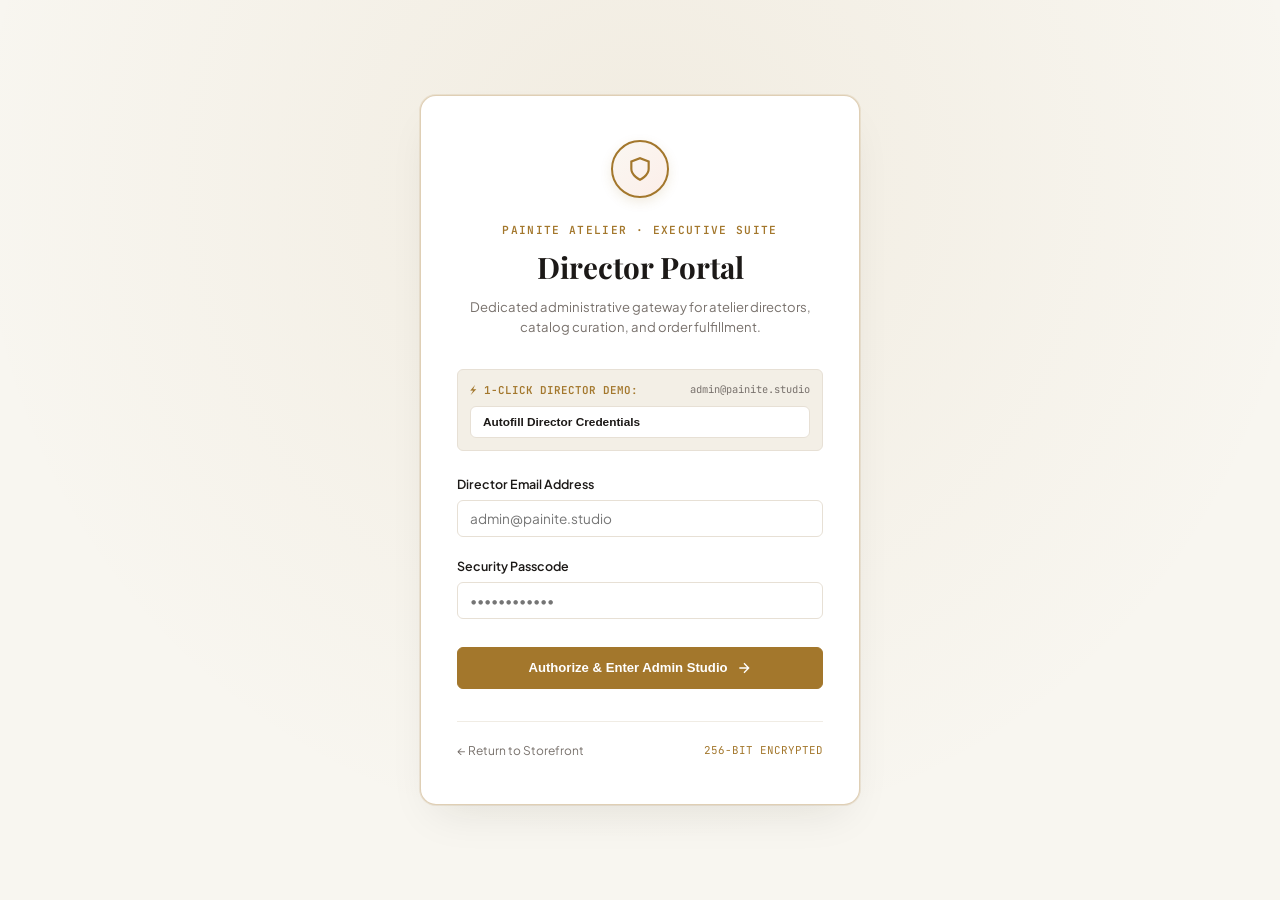
<file: admin.html>
<!DOCTYPE html>
<html lang="en">
<head>
  <meta charset="UTF-8">
  <meta name="viewport" content="width=device-width, initial-scale=1.0">
  <title>PAINITE® Executive Studio — Admin Control Center</title>
  <link rel="icon" type="image/svg+xml" href="data:image/svg+xml,<svg xmlns='http://www.w3.org/2000/svg' viewBox='0 0 24 24' fill='%23A3772C'><path d='M12 2L2 7l10 5 10-5-10-5zM2 17l10 5 10-5M2 12l10 5 10-5'/></svg>">
  
  <!-- Fonts -->
  <link rel="preconnect" href="https://fonts.googleapis.com">
  <link rel="preconnect" href="https://fonts.gstatic.com" crossorigin>
  <link href="https://fonts.googleapis.com/css2?family=Plus+Jakarta+Sans:wght@300;400;500;600;700&family=Playfair+Display:ital,wght@0,500;0,600;0,700;1,400&family=JetBrains+Mono:wght@400;500;600&display=swap" rel="stylesheet">

  <style>
    :root {
      --bg-base: #F8F6F0;
      --bg-sidebar: #FFFFFF;
      --bg-card: #FFFFFF;
      --bg-surface: #F3EFE6;
      --bg-hover: #EFE9DE;
      --text-main: #1C1917;
      --text-muted: #57534E;
      --text-dim: #78716C;
      --gold: #A3772C;
      --gold-light: #C29A4D;
      --gold-subtle: rgba(163, 119, 44, 0.12);
      --line: #E7E0D5;
      --line-subtle: #F0ECE4;
      --emerald: #0D7A53;
      --emerald-subtle: rgba(13, 122, 83, 0.12);
      --crimson: #B91C1C;
      --crimson-subtle: rgba(185, 28, 28, 0.12);
      --amber: #B45309;
      --amber-subtle: rgba(180, 83, 9, 0.12);
      --shadow-sm: 0 1px 3px rgba(28, 25, 23, 0.05);
      --shadow-md: 0 4px 20px -4px rgba(28, 25, 23, 0.08);
      --shadow-lg: 0 12px 35px -8px rgba(28, 25, 23, 0.12);
      --radius-sm: 6px;
      --radius-md: 10px;
      --radius-lg: 16px;
      --radius-full: 9999px;
      --font-sans: 'Plus Jakarta Sans', system-ui, -apple-system, sans-serif;
      --font-display: 'Playfair Display', Georgia, serif;
      --font-mono: 'JetBrains Mono', monospace;
    }

    * {
      box-sizing: border-box;
      margin: 0;
      padding: 0;
    }

    body {
      background-color: var(--bg-base);
      color: var(--text-main);
      font-family: var(--font-sans);
      font-size: 14px;
      line-height: 1.5;
      -webkit-font-smoothing: antialiased;
      overflow-x: hidden;
    }

    /* Scrollbar */
    ::-webkit-scrollbar {
      width: 6px;
      height: 6px;
    }
    ::-webkit-scrollbar-track {
      background: var(--bg-surface);
    }
    ::-webkit-scrollbar-thumb {
      background: #D5CBBB;
      border-radius: var(--radius-full);
    }

    /* Top Bar */
    .admin-header {
      height: 64px;
      background: var(--bg-sidebar);
      border-bottom: 1px solid var(--line);
      display: flex;
      align-items: center;
      justify-content: space-between;
      padding: 0 1.75rem;
      position: sticky;
      top: 0;
      z-index: 40;
    }

    .admin-brand {
      display: flex;
      align-items: center;
      gap: 12px;
      text-decoration: none;
      color: var(--text-main);
    }

    .brand-crest {
      width: 36px;
      height: 36px;
      border-radius: 8px;
      background: linear-gradient(135deg, #FAF7F2, #FCEEE9);
      border: 1px solid var(--gold);
      display: flex;
      align-items: center;
      justify-content: center;
      color: var(--gold);
    }

    .brand-title {
      font-family: var(--font-display);
      font-weight: 700;
      font-size: 1.15rem;
      letter-spacing: 0.05em;
    }

    .brand-tag {
      font-family: var(--font-mono);
      font-size: 0.65rem;
      background: var(--gold-subtle);
      color: var(--gold);
      padding: 2px 8px;
      border-radius: var(--radius-full);
      font-weight: 600;
      margin-left: 6px;
    }

    .header-actions {
      display: flex;
      align-items: center;
      gap: 16px;
    }

    .status-pill {
      display: flex;
      align-items: center;
      gap: 6px;
      padding: 4px 10px;
      border-radius: var(--radius-full);
      font-family: var(--font-mono);
      font-size: 0.72rem;
      background: var(--emerald-subtle);
      color: var(--emerald);
      border: 1px solid rgba(13, 122, 83, 0.2);
    }
    .status-dot {
      width: 6px;
      height: 6px;
      border-radius: 50%;
      background: var(--emerald);
      animation: pulse 2s infinite;
    }

    @keyframes pulse {
      0% { opacity: 1; transform: scale(1); }
      50% { opacity: 0.4; transform: scale(0.9); }
      100% { opacity: 1; transform: scale(1); }
    }

    /* Layout */
    .admin-layout {
      display: flex;
      min-height: calc(100vh - 64px);
    }

    /* Sidebar */
    .admin-sidebar {
      width: 260px;
      background: var(--bg-sidebar);
      border-right: 1px solid var(--line);
      padding: 1.5rem 1rem;
      display: flex;
      flex-direction: column;
      justify-content: space-between;
      position: sticky;
      top: 64px;
      height: calc(100vh - 64px);
      overflow-y: auto;
    }

    .nav-section-title {
      font-family: var(--font-mono);
      font-size: 0.65rem;
      text-transform: uppercase;
      letter-spacing: 0.12em;
      color: var(--text-dim);
      padding: 0 12px 8px 12px;
      margin-top: 1rem;
    }
    .nav-section-title:first-child {
      margin-top: 0;
    }

    .sidebar-nav {
      display: flex;
      flex-direction: column;
      gap: 4px;
    }

    .sidebar-link {
      display: flex;
      align-items: center;
      gap: 12px;
      padding: 10px 14px;
      border-radius: var(--radius-sm);
      color: var(--text-muted);
      text-decoration: none;
      font-size: 0.85rem;
      font-weight: 500;
      transition: all 0.18s ease;
      cursor: pointer;
      border: 1px solid transparent;
    }

    .sidebar-link:hover {
      background: var(--bg-hover);
      color: var(--text-main);
    }

    .sidebar-link.active {
      background: var(--gold-subtle);
      color: var(--gold);
      border-color: rgba(163, 119, 44, 0.25);
      font-weight: 600;
    }

    .sidebar-icon {
      width: 18px;
      height: 18px;
      flex-shrink: 0;
    }

    .sidebar-footer {
      padding-top: 1rem;
      border-top: 1px solid var(--line);
    }

    .director-badge-box {
      background: var(--bg-surface);
      border: 1px solid var(--line);
      border-radius: var(--radius-sm);
      padding: 10px;
      display: flex;
      align-items: center;
      gap: 10px;
      margin-bottom: 12px;
    }

    .director-avatar {
      width: 32px;
      height: 32px;
      border-radius: 50%;
      background: var(--gold);
      color: #FFF;
      display: flex;
      align-items: center;
      justify-content: center;
      font-weight: 700;
      font-size: 0.8rem;
    }

    .btn-logout {
      width: 100%;
      padding: 8px 12px;
      border-radius: var(--radius-sm);
      background: transparent;
      border: 1px solid var(--line);
      color: var(--crimson);
      font-size: 0.8rem;
      font-weight: 600;
      cursor: pointer;
      display: flex;
      align-items: center;
      justify-content: center;
      gap: 6px;
      transition: background 0.2s;
    }
    .btn-logout:hover {
      background: var(--crimson-subtle);
      border-color: var(--crimson);
    }

    /* Main Content Area */
    .admin-main {
      flex: 1;
      padding: 2.25rem 2.5rem;
      max-width: 1440px;
      margin: 0 auto;
      overflow-y: auto;
    }

    /* Page Header */
    .page-header {
      display: flex;
      align-items: flex-end;
      justify-content: space-between;
      margin-bottom: 2rem;
      flex-wrap: wrap;
      gap: 1rem;
    }

    .page-eyebrow {
      font-family: var(--font-mono);
      font-size: 0.7rem;
      color: var(--gold);
      letter-spacing: 0.12em;
      text-transform: uppercase;
      font-weight: 600;
    }

    .page-title {
      font-family: var(--font-display);
      font-size: 1.85rem;
      font-weight: 700;
      color: var(--text-main);
      margin-top: 4px;
    }

    /* Buttons */
    .btn-primary {
      background: var(--gold);
      color: #FFFFFF;
      border: 1px solid var(--gold);
      padding: 9px 18px;
      border-radius: var(--radius-sm);
      font-size: 0.82rem;
      font-weight: 600;
      cursor: pointer;
      display: inline-flex;
      align-items: center;
      gap: 8px;
      transition: all 0.2s;
    }
    .btn-primary:hover {
      background: var(--gold-light);
      border-color: var(--gold-light);
      box-shadow: 0 4px 12px rgba(163, 119, 44, 0.25);
    }

    .btn-secondary {
      background: var(--bg-card);
      color: var(--text-main);
      border: 1px solid var(--line);
      padding: 9px 16px;
      border-radius: var(--radius-sm);
      font-size: 0.82rem;
      font-weight: 600;
      cursor: pointer;
      display: inline-flex;
      align-items: center;
      gap: 8px;
      transition: all 0.2s;
    }
    .btn-secondary:hover {
      background: var(--bg-hover);
      border-color: #D5CBBB;
    }

    /* KPI Cards */
    .kpi-grid {
      display: grid;
      grid-template-columns: repeat(auto-fit, minmax(210px, 1fr));
      gap: 1.25rem;
      margin-bottom: 2rem;
    }

    .kpi-card {
      background: var(--bg-card);
      border: 1px solid var(--line);
      border-radius: var(--radius-md);
      padding: 1.35rem 1.5rem;
      box-shadow: var(--shadow-sm);
      transition: transform 0.2s, box-shadow 0.2s;
    }
    .kpi-card:hover {
      transform: translateY(-2px);
      box-shadow: var(--shadow-md);
    }

    .kpi-label {
      font-family: var(--font-mono);
      font-size: 0.68rem;
      color: var(--text-dim);
      letter-spacing: 0.08em;
      text-transform: uppercase;
      font-weight: 600;
    }

    .kpi-val {
      font-size: 1.9rem;
      font-weight: 700;
      color: var(--text-main);
      margin: 6px 0 2px 0;
      font-feature-settings: "tnum";
    }
    .kpi-val.inr {
      color: var(--gold);
      font-family: var(--font-display);
    }

    .kpi-sub {
      font-size: 0.75rem;
      color: var(--text-muted);
      display: flex;
      align-items: center;
      gap: 6px;
    }

    /* Cards & Containers */
    .content-card {
      background: var(--bg-card);
      border: 1px solid var(--line);
      border-radius: var(--radius-md);
      box-shadow: var(--shadow-sm);
      margin-bottom: 2rem;
      overflow: hidden;
    }

    .card-header-bar {
      padding: 1.25rem 1.5rem;
      border-bottom: 1px solid var(--line);
      display: flex;
      align-items: center;
      justify-content: space-between;
      flex-wrap: wrap;
      gap: 12px;
    }

    .card-header-bar h3 {
      font-size: 1.1rem;
      font-weight: 600;
    }

    /* Tables */
    .table-wrap {
      overflow-x: auto;
      width: 100%;
    }

    table.data-table {
      width: 100%;
      border-collapse: collapse;
      text-align: left;
      font-size: 0.85rem;
    }

    table.data-table th {
      padding: 12px 16px;
      font-family: var(--font-mono);
      font-size: 0.7rem;
      letter-spacing: 0.05em;
      text-transform: uppercase;
      color: var(--text-dim);
      border-bottom: 1px solid var(--line);
      background: #FCFAF6;
    }

    table.data-table td {
      padding: 14px 16px;
      border-bottom: 1px solid var(--line-subtle);
      vertical-align: middle;
    }

    table.data-table tr:hover {
      background: #FAF8F3;
    }

    /* Badges */
    .badge {
      display: inline-flex;
      align-items: center;
      gap: 4px;
      padding: 3px 8px;
      border-radius: var(--radius-full);
      font-size: 0.72rem;
      font-weight: 600;
      font-family: var(--font-mono);
    }
    .badge-gold { background: var(--gold-subtle); color: var(--gold); }
    .badge-green { background: var(--emerald-subtle); color: var(--emerald); }
    .badge-red { background: var(--crimson-subtle); color: var(--crimson); }
    .badge-amber { background: var(--amber-subtle); color: var(--amber); }
    .badge-gray { background: var(--bg-surface); color: var(--text-dim); }

    /* Form Controls */
    .form-group {
      margin-bottom: 1.25rem;
    }
    .form-label {
      display: block;
      font-size: 0.78rem;
      font-weight: 600;
      margin-bottom: 6px;
      color: var(--text-main);
    }
    .form-input, .form-select, .form-textarea {
      width: 100%;
      padding: 9px 12px;
      border: 1px solid var(--line);
      border-radius: var(--radius-sm);
      background: #FFFFFF;
      font-size: 0.85rem;
      color: var(--text-main);
      font-family: inherit;
      outline: none;
      transition: border-color 0.2s;
    }
    .form-input:focus, .form-select:focus, .form-textarea:focus {
      border-color: var(--gold);
      box-shadow: 0 0 0 2px var(--gold-subtle);
    }
    .form-help {
      font-size: 0.72rem;
      color: var(--text-dim);
      margin-top: 4px;
    }

    /* Modal */
    .modal-backdrop {
      position: fixed;
      inset: 0;
      background: rgba(28, 25, 23, 0.45);
      backdrop-filter: blur(4px);
      z-index: 100;
      display: none;
      align-items: center;
      justify-content: center;
      padding: 1.5rem;
    }
    .modal-backdrop.open {
      display: flex;
    }

    .modal-box {
      background: var(--bg-card);
      border: 1px solid var(--line);
      border-radius: var(--radius-md);
      box-shadow: var(--shadow-lg);
      width: 100%;
      max-width: 600px;
      max-height: 90vh;
      overflow-y: auto;
      padding: 2rem;
      animation: modalFadeIn 0.25s ease;
    }
    @keyframes modalFadeIn {
      from { opacity: 0; transform: scale(0.97) translateY(8px); }
      to { opacity: 1; transform: scale(1) translateY(0); }
    }

    .modal-header {
      display: flex;
      justify-content: space-between;
      align-items: center;
      margin-bottom: 1.5rem;
      padding-bottom: 12px;
      border-bottom: 1px solid var(--line);
    }

    /* Toast */
    #admin-toast {
      position: fixed;
      bottom: 24px;
      right: 24px;
      background: #1C1917;
      color: #FFF;
      padding: 12px 20px;
      border-radius: var(--radius-sm);
      font-size: 0.85rem;
      box-shadow: var(--shadow-lg);
      z-index: 200;
      display: none;
      align-items: center;
      gap: 10px;
      border-left: 3px solid var(--gold);
    }

    /* Auth Screen (When unauthenticated) */
    .auth-fullscreen {
      min-height: 100vh;
      display: flex;
      align-items: center;
      justify-content: center;
      padding: 2rem;
      background: radial-gradient(circle at 50% 20%, rgba(163, 119, 44, 0.08), transparent 70%);
    }

    .auth-card {
      width: 100%;
      max-width: 440px;
      background: var(--bg-card);
      border: 1px solid rgba(163, 119, 44, 0.35);
      border-radius: var(--radius-lg);
      box-shadow: 0 20px 45px -15px rgba(28, 25, 23, 0.1), 0 0 0 1px rgba(163, 119, 44, 0.12);
      padding: 2.75rem 2.25rem;
    }

    /* Quick Stock Buttons */
    .stock-counter {
      display: inline-flex;
      align-items: center;
      border: 1px solid var(--line);
      border-radius: var(--radius-sm);
      overflow: hidden;
      background: var(--bg-surface);
    }
    .stock-btn {
      width: 28px;
      height: 28px;
      border: none;
      background: transparent;
      cursor: pointer;
      font-size: 0.9rem;
      display: flex;
      align-items: center;
      justify-content: center;
      color: var(--text-main);
    }
    .stock-btn:hover { background: var(--bg-hover); }
    .stock-val {
      min-width: 34px;
      text-align: center;
      font-family: var(--font-mono);
      font-weight: 600;
      font-size: 0.82rem;
    }

    /* Price Violation Alert */
    .price-alert-box {
      background: #FEF2F2;
      border: 1px solid #FCA5A5;
      color: #991B1B;
      padding: 10px 14px;
      border-radius: var(--radius-sm);
      font-size: 0.78rem;
      display: none;
      margin-bottom: 1rem;
    }

    /* Responsive */
    @media (max-width: 900px) {
      .admin-sidebar {
        display: none;
      }
      .admin-main {
        padding: 1.5rem;
      }
    }
  </style>
</head>
<body>

  <!-- Root Container -->
  <div id="admin-app-root"></div>

  <!-- Global Modal Container -->
  <div class="modal-backdrop" id="admin-modal-backdrop" onclick="closeAdminModal(event)">
    <div class="modal-box" id="admin-modal-box" onclick="event.stopPropagation()">
      <div class="modal-header">
        <h3 id="admin-modal-title">Modal Title</h3>
        <button style="border:none; background:none; font-size:1.2rem; cursor:pointer;" onclick="closeAdminModal()">✕</button>
      </div>
      <div id="admin-modal-content"></div>
    </div>
  </div>

  <!-- Toast Notification -->
  <div id="admin-toast">
    <span id="admin-toast-text">Action completed successfully</span>
  </div>

  <script>
    // State Store
    const state = {
      token: localStorage.getItem('painite_admin_token') || localStorage.getItem('painite_token') || null,
      user: null,
      currentTab: 'dashboard',
      stats: null,
      analytics: null,
      products: [],
      categories: [],
      orders: [],
      customers: [],
      coupons: [],
      banners: [],
      waStatus: null,
      waLogs: []
    };

    // Try parsing existing stored user
    try {
      const stored = localStorage.getItem('painite_admin_user') || localStorage.getItem('painite_user');
      if (stored) state.user = JSON.parse(stored);
    } catch(e) { state.user = null; }

    // Helpers
    function formatINR(amount) {
      const val = Math.round(Number(amount || 0));
      return '₹' + val.toLocaleString('en-IN');
    }

    function showToast(msg, isError = false) {
      const toast = document.getElementById('admin-toast');
      const text = document.getElementById('admin-toast-text');
      if (toast && text) {
        text.innerText = msg;
        toast.style.borderLeftColor = isError ? 'var(--crimson)' : 'var(--gold)';
        toast.style.display = 'flex';
        clearTimeout(window._toastTimeout);
        window._toastTimeout = setTimeout(() => { toast.style.display = 'none'; }, 3200);
      }
    }

    // Authenticated API Fetch Wrapper
    async function apiRequest(endpoint, options = {}) {
      const headers = {
        'Content-Type': 'application/json',
        ...(options.headers || {})
      };
      if (state.token) {
        headers['Authorization'] = `Bearer ${state.token}`;
      }

      const res = await fetch(`/api/admin${endpoint}`, {
        ...options,
        headers
      });

      if (res.status === 401 || res.status === 403) {
        // Token invalid or customer attempted admin access
        localStorage.removeItem('painite_admin_token');
        localStorage.removeItem('painite_admin_user');
        state.token = null;
        state.user = null;
        renderApp();
        throw new Error('Director privileges required. Please sign in as an administrator.');
      }

      const data = await res.json().catch(() => ({}));
      if (!res.ok) {
        throw new Error(data.detail || data.error || 'Server request failed');
      }
      return data;
    }

    // Check auth on boot
    async function checkAuth() {
      if (!state.token || !state.user || state.user.role !== 'admin') {
        state.token = null;
        state.user = null;
        return false;
      }
      return true;
    }

    // =========================================================================
    // RENDER CONTROLLER
    // =========================================================================
    async function renderApp() {
      const root = document.getElementById('admin-app-root');
      
      const isAuthenticated = await checkAuth();
      if (!isAuthenticated) {
        renderLoginView(root);
        return;
      }

      // Render Admin Dashboard Shell
      root.innerHTML = `
        <header class="admin-header">
          <a href="#/dashboard" class="admin-brand" onclick="switchTab('dashboard')">
            <div class="brand-crest">
              <svg width="20" height="20" viewBox="0 0 24 24" fill="none" stroke="currentColor" stroke-width="2.2"><path d="M12 2L2 7l10 5 10-5-10-5zM2 17l10 5 10-5M2 12l10 5 10-5"></path></svg>
            </div>
            <div>
              <span class="brand-title">PAINITE</span>
              <span class="brand-tag">EXECUTIVE STUDIO</span>
            </div>
          </a>

          <div class="header-actions">
            <div class="status-pill">
              <span class="status-dot"></span>
              <span>LIVE SERVER 2.0</span>
            </div>
            <a href="/" target="_blank" class="btn-secondary" style="font-size:0.75rem; padding: 6px 12px; text-decoration:none;">
              View Storefront ↗
            </a>
          </div>
        </header>

        <div class="admin-layout">
          <!-- Sidebar -->
          <aside class="admin-sidebar">
            <div>
              <div class="nav-section-title">Core Management</div>
              <div class="sidebar-nav">
                <a class="sidebar-link ${state.currentTab === 'dashboard' ? 'active' : ''}" onclick="switchTab('dashboard')">
                  <svg class="sidebar-icon" viewBox="0 0 24 24" fill="none" stroke="currentColor" stroke-width="2"><rect x="3" y="3" width="7" height="9"/><rect x="14" y="3" width="7" height="5"/><rect x="14" y="12" width="7" height="9"/><rect x="3" y="16" width="7" height="5"/></svg>
                  <span>Dashboard & Analytics</span>
                </a>
                <a class="sidebar-link ${state.currentTab === 'products' ? 'active' : ''}" onclick="switchTab('products')">
                  <svg class="sidebar-icon" viewBox="0 0 24 24" fill="none" stroke="currentColor" stroke-width="2"><path d="M6 2 3 6v14a2 2 0 0 0 2 2h14a2 2 0 0 0 2-2V6l-3-4Z"/><path d="M3 6h18"/><path d="M16 10a4 4 0 0 1-8 0"/></svg>
                  <span>Products & Inventory</span>
                </a>
                <a class="sidebar-link ${state.currentTab === 'categories' ? 'active' : ''}" onclick="switchTab('categories')">
                  <svg class="sidebar-icon" viewBox="0 0 24 24" fill="none" stroke="currentColor" stroke-width="2"><path d="M20.59 13.41l-7.17 7.17a2 2 0 0 1-2.83 0L2 12V2h10l8.59 8.59a2 2 0 0 1 0 2.82z"/><line x1="7" y1="7" x2="7.01" y2="7"/></svg>
                  <span>Categories</span>
                </a>
                <a class="sidebar-link ${state.currentTab === 'orders' ? 'active' : ''}" onclick="switchTab('orders')">
                  <svg class="sidebar-icon" viewBox="0 0 24 24" fill="none" stroke="currentColor" stroke-width="2"><rect x="2" y="3" width="20" height="14" rx="2"/><path d="m8 21 4-4 4 4"/></svg>
                  <span>Orders & Fulfillment</span>
                </a>
                <a class="sidebar-link ${state.currentTab === 'customers' ? 'active' : ''}" onclick="switchTab('customers')">
                  <svg class="sidebar-icon" viewBox="0 0 24 24" fill="none" stroke="currentColor" stroke-width="2"><path d="M19 21v-2a4 4 0 0 0-4-4H9a4 4 0 0 0-4 4v2"/><circle cx="12" cy="7" r="4"/></svg>
                  <span>Customers / Patrons</span>
                </a>
              </div>

              <div class="nav-section-title">Marketing & Storefront</div>
              <div class="sidebar-nav">
                <a class="sidebar-link ${state.currentTab === 'coupons' ? 'active' : ''}" onclick="switchTab('coupons')">
                  <svg class="sidebar-icon" viewBox="0 0 24 24" fill="none" stroke="currentColor" stroke-width="2"><path d="M2 9a3 3 0 0 1 0 6v2a2 2 0 0 0 2 2h16a2 2 0 0 0 2-2v-2a3 3 0 0 1 0-6V7a2 2 0 0 0-2-2H4a2 2 0 0 0-2 2Z"/></svg>
                  <span>Coupons & Discounts</span>
                </a>
                <a class="sidebar-link ${state.currentTab === 'banners' ? 'active' : ''}" onclick="switchTab('banners')">
                  <svg class="sidebar-icon" viewBox="0 0 24 24" fill="none" stroke="currentColor" stroke-width="2"><rect width="18" height="18" x="3" y="3" rx="2"/><path d="M3 9h18"/><path d="M9 21V9"/></svg>
                  <span>Website Banners</span>
                </a>
                <a class="sidebar-link ${state.currentTab === 'whatsapp' ? 'active' : ''}" onclick="switchTab('whatsapp')">
                  <svg class="sidebar-icon" viewBox="0 0 24 24" fill="none" stroke="currentColor" stroke-width="2"><path d="M21 11.5a8.38 8.38 0 0 1-.9 3.8 8.5 8.5 0 0 1-7.6 4.7 8.38 8.38 0 0 1-3.8-.9L3 21l1.9-5.7a8.38 8.38 0 0 1-.9-3.8 8.5 8.5 0 0 1 4.7-7.6 8.38 8.38 0 0 1 3.8-.9h.5a8.48 8.48 0 0 1 8 8v.5z"/></svg>
                  <span>WhatsApp Hub</span>
                </a>
                <a class="sidebar-link ${state.currentTab === 'settings' ? 'active' : ''}" onclick="switchTab('settings')">
                  <svg class="sidebar-icon" viewBox="0 0 24 24" fill="none" stroke="currentColor" stroke-width="2"><circle cx="12" cy="12" r="3"/><path d="M19.4 15a1.65 1.65 0 0 0 .33 1.82l.06.06a2 2 0 0 1 0 2.83 2 2 0 0 1-2.83 0l-.06-.06a1.65 1.65 0 0 0-1.82-.33 1.65 1.65 0 0 0-1 1.51V21a2 2 0 0 1-2 2 2 2 0 0 1-2-2v-.09A1.65 1.65 0 0 0 9 19.4a1.65 1.65 0 0 0-1.82.33l-.06.06a2 2 0 0 1-2.83 0 2 2 0 0 1 0-2.83l.06-.06a1.65 1.65 0 0 0 .33-1.82 1.65 1.65 0 0 0-1.51-1H3a2 2 0 0 1-2-2 2 2 0 0 1 2-2h.09A1.65 1.65 0 0 0 4.6 9a1.65 1.65 0 0 0-.33-1.82l-.06-.06a2 2 0 0 1 0-2.83 2 2 0 0 1 2.83 0l.06.06a1.65 1.65 0 0 0 1.82.33H9a1.65 1.65 0 0 0 1-1.51V3a2 2 0 0 1 2-2 2 2 0 0 1 2 2v.09a1.65 1.65 0 0 0 1 1.51 1.65 1.65 0 0 0 1.82-.33l.06-.06a2 2 0 0 1 2.83 0 2 2 0 0 1 0 2.83l-.06.06a1.65 1.65 0 0 0-.33 1.82V9a1.65 1.65 0 0 0 1.51 1H21a2 2 0 0 1 2 2 2 2 0 0 1-2 2h-.09a1.65 1.65 0 0 0-1.51 1z"/></svg>
                  <span>Settings & Security</span>
                </a>
              </div>
            </div>

            <div class="sidebar-footer">
              <div class="director-badge-box">
                <div class="director-avatar">D</div>
                <div style="flex:1; overflow:hidden;">
                  <strong style="font-size:0.8rem; display:block; white-space:nowrap; text-overflow:ellipsis; overflow:hidden;">${state.user.name || 'Atelier Director'}</strong>
                  <span style="font-family:var(--font-mono); font-size:0.65rem; color:var(--gold);">AUTHORIZED DIRECTOR</span>
                </div>
              </div>
              <button class="btn-logout" onclick="handleAdminLogout()">
                <svg width="15" height="15" viewBox="0 0 24 24" fill="none" stroke="currentColor" stroke-width="2"><path d="M9 21H5a2 2 0 0 1-2-2V5a2 2 0 0 1 2-2h4M16 17l5-5-5-5M21 12H9"/></svg>
                <span>Terminate Session</span>
              </button>
            </div>
          </aside>

          <!-- Main Content -->
          <main class="admin-main" id="admin-main-container">
            <div style="padding: 3rem; text-align: center; color: var(--text-dim);">Loading Director Suite…</div>
          </main>
        </div>
      `;

      loadTabContent(state.currentTab);
    }

    function switchTab(tab) {
      state.currentTab = tab;
      document.querySelectorAll('.sidebar-link').forEach(l => l.classList.remove('active'));
      renderApp();
    }

    // =========================================================================
    // 1. LOGIN VIEW (Dedicated Gateway)
    // =========================================================================
    function renderLoginView(container) {
      container.innerHTML = `
        <div class="auth-fullscreen">
          <div class="auth-card">
            <div style="width: 58px; height: 58px; border-radius: 50%; background: linear-gradient(135deg, #FAF7F2, #FCEEE9); border: 2px solid var(--gold); display: flex; align-items: center; justify-content: center; margin: 0 auto 1.25rem auto; box-shadow: 0 4px 12px rgba(163, 119, 44, 0.15);">
              <svg width="26" height="26" viewBox="0 0 24 24" fill="none" stroke="var(--gold)" stroke-width="2">
                <path d="M12 22s8-4 8-10V5l-8-3-8 3v7c0 6 8 10 8 10z"/>
              </svg>
            </div>

            <div style="text-align: center; margin-bottom: 2rem;">
              <span class="page-eyebrow">PAINITE ATELIER · EXECUTIVE SUITE</span>
              <h2 style="font-family: var(--font-display); font-size: 1.85rem; margin: 0.35rem 0 0.5rem 0;">Director Portal</h2>
              <p style="font-size: 0.82rem; color: var(--text-dim); line-height: 1.5; margin: 0;">
                Dedicated administrative gateway for atelier directors, catalog curation, and order fulfillment.
              </p>
            </div>

            <div id="login-error-alert" class="price-alert-box" style="display: none;"></div>

            <!-- 1-Click Director Autofill -->
            <div style="background: var(--bg-surface); border: 1px solid var(--line); border-radius: var(--radius-sm); padding: 12px; margin-bottom: 1.5rem;">
              <div style="display: flex; justify-content: space-between; align-items: center; margin-bottom: 8px;">
                <span style="font-family: var(--font-mono); font-size: 0.68rem; color: var(--gold); text-transform: uppercase; font-weight: 600;">⚡ 1-Click Director Demo:</span>
                <span style="font-family: var(--font-mono); font-size: 0.65rem; color: var(--text-dim);">admin@painite.studio</span>
              </div>
              <button type="button" class="btn-secondary" style="width: 100%; padding: 8px 12px; font-size: 0.74rem;" onclick="autofillLogin()">
                Autofill Director Credentials
              </button>
            </div>

            <form id="admin-login-form" onsubmit="submitAdminLogin(event)">
              <div class="form-group">
                <label class="form-label">Director Email Address</label>
                <input type="email" id="login-email" class="form-input" placeholder="admin@painite.studio" required>
              </div>

              <div class="form-group" style="margin-bottom: 1.75rem;">
                <label class="form-label">Security Passcode</label>
                <input type="password" id="login-password" class="form-input" placeholder="••••••••••••" required>
              </div>

              <button type="submit" class="btn-primary" style="width: 100%; justify-content: center; padding: 12px;" id="login-submit-btn">
                <span>Authorize & Enter Admin Studio</span>
                <svg width="16" height="16" viewBox="0 0 24 24" fill="none" stroke="currentColor" stroke-width="2"><path d="M5 12h14M12 5l7 7-7 7"/></svg>
              </button>
            </form>

            <div style="margin-top: 2rem; padding-top: 1.25rem; border-top: 1px solid var(--line-subtle); display: flex; justify-content: space-between; align-items: center; font-size: 0.75rem;">
              <a href="/" style="color: var(--text-dim); text-decoration: none;">← Return to Storefront</a>
              <span style="font-family: var(--font-mono); color: var(--gold); font-size: 0.68rem;">256-BIT ENCRYPTED</span>
            </div>
          </div>
        </div>
      `;
    }

    function autofillLogin() {
      document.getElementById('login-email').value = 'admin@painite.studio';
      document.getElementById('login-password').value = 'PainiteAdmin!42';
    }

    async function submitAdminLogin(e) {
      e.preventDefault();
      const email = document.getElementById('login-email').value.trim();
      const password = document.getElementById('login-password').value;
      const errBox = document.getElementById('login-error-alert');
      const btn = document.getElementById('login-submit-btn');

      errBox.style.display = 'none';
      btn.disabled = true;
      btn.innerText = 'Verifying Credentials…';

      try {
        const res = await fetch('/api/auth/login', {
          method: 'POST',
          headers: { 'Content-Type': 'application/json' },
          body: JSON.stringify({ email, password })
        });
        const data = await res.json().catch(() => ({}));

        if (!res.ok) {
          throw new Error(data.detail || 'Invalid login credentials');
        }

        // Strict Director Authorization Enforcement
        if (data.user.role !== 'admin') {
          throw new Error('Access Denied: Customer accounts cannot access the Executive Studio. Director credentials required.');
        }

        state.token = data.token;
        state.user = data.user;
        localStorage.setItem('painite_admin_token', data.token);
        localStorage.setItem('painite_admin_user', JSON.stringify(data.user));

        showToast(`Welcome back, Director ${data.user.name}`);
        renderApp();
      } catch (err) {
        // Resilient fallback for demo director account if server is cold-starting or temporarily unreachable
        if (email === 'admin@painite.studio' && password === 'PainiteAdmin!42') {
          const fallbackAdmin = { id: 'usr_admin', name: 'Atelier Director', email: 'admin@painite.studio', role: 'admin' };
          const token = 'offline_admin_token_' + Date.now();
          state.token = token;
          state.user = fallbackAdmin;
          localStorage.setItem('painite_admin_token', token);
          localStorage.setItem('painite_admin_user', JSON.stringify(fallbackAdmin));
          showToast(`Welcome back, Director ${fallbackAdmin.name}`);
          renderApp();
          return;
        }
        errBox.innerText = err.message;
        errBox.style.display = 'block';
        btn.disabled = false;
        btn.innerHTML = '<span>Authorize & Enter Admin Studio</span> <svg width="16" height="16" viewBox="0 0 24 24" fill="none" stroke="currentColor" stroke-width="2"><path d="M5 12h14M12 5l7 7-7 7"/></svg>';
      }
    }

    function handleAdminLogout() {
      localStorage.removeItem('painite_admin_token');
      localStorage.removeItem('painite_admin_user');
      state.token = null;
      state.user = null;
      showToast('Admin session terminated');
      renderApp();
    }

    // =========================================================================
    // 2. TAB CONTROLLER & DATA LOADERS
    // =========================================================================
    async function loadTabContent(tab) {
      const container = document.getElementById('admin-main-container');
      if (!container) return;

      container.innerHTML = `<div style="padding: 3rem; text-align: center; color: var(--text-dim);">Loading ${tab} data…</div>`;

      try {
        if (tab === 'dashboard') {
          // Sync any local browser orders first so database counts them
          const localOrders = JSON.parse(localStorage.getItem('painite_local_orders') || '[]');
          for (const lo of localOrders) {
            if (lo && lo.id) {
              try {
                await fetch('/api/orders', {
                  method: 'POST',
                  headers: { 'Content-Type': 'application/json' },
                  body: JSON.stringify(lo)
                });
              } catch (e) {}
            }
          }

          const [stats, analytics, orders, prods, cats] = await Promise.all([
            apiRequest('/stats'),
            apiRequest('/analytics'),
            apiRequest('/orders').catch(() => []),
            apiRequest('/products').catch(() => []),
            apiRequest('/categories').catch(() => [])
          ]);
          state.stats = stats;
          state.analytics = analytics;
          state.orders = orders;
          if (prods && prods.length) state.products = prods;
          if (cats && cats.length) state.categories = cats;
          renderDashboardTab(container);

          clearInterval(window._dashboardPollInterval);
          window._dashboardPollInterval = setInterval(async () => {
            if (state.currentTab === 'dashboard') {
              try {
                const [freshStats, freshAnalytics, freshOrders] = await Promise.all([
                  apiRequest('/stats'),
                  apiRequest('/analytics'),
                  apiRequest('/orders').catch(() => [])
                ]);
                state.stats = freshStats;
                state.analytics = freshAnalytics;
                state.orders = freshOrders;
                renderDashboardTab(document.getElementById('admin-main-container'));
              } catch (e) {}
            }
          }, 12000);
        } else if (tab === 'products') {
          const [prods, cats] = await Promise.all([
            apiRequest('/products'),
            apiRequest('/categories')
          ]);
          state.products = prods;
          state.categories = cats;
          renderProductsTab(container);
        } else if (tab === 'categories') {
          state.categories = await apiRequest('/categories');
          renderCategoriesTab(container);
        } else if (tab === 'orders') {
          let serverOrders = [];
          try {
            serverOrders = await apiRequest('/orders');
          } catch (e) {
            console.warn("Failed to fetch admin orders from server:", e);
          }
          const localOrders = JSON.parse(localStorage.getItem('painite_local_orders') || '[]');
          for (const lo of localOrders) {
            if (lo && lo.id && !serverOrders.some(so => so.id === lo.id)) {
              try {
                const synced = await fetch('/api/orders', {
                  method: 'POST',
                  headers: { 'Content-Type': 'application/json' },
                  body: JSON.stringify(lo)
                }).then(r => r.json());
                serverOrders.unshift(synced);
              } catch (e) {
                serverOrders.unshift(lo);
              }
            }
          }
          state.orders = serverOrders;
          renderOrdersTab(container);

          clearInterval(window._ordersPollInterval);
          window._ordersPollInterval = setInterval(async () => {
            if (state.currentTab === 'orders') {
              try {
                const fresh = await apiRequest('/orders');
                if (fresh && Array.isArray(fresh) && fresh.length !== state.orders.length) {
                  state.orders = fresh;
                  renderOrdersTab(document.getElementById('admin-main-container'));
                }
              } catch (e) {}
            }
          }, 12000);
        } else if (tab === 'customers') {
          state.customers = await apiRequest('/customers');
          renderCustomersTab(container);
        } else if (tab === 'coupons') {
          state.coupons = await apiRequest('/coupons');
          renderCouponsTab(container);
        } else if (tab === 'banners') {
          state.banners = await apiRequest('/banners');
          renderBannersTab(container);
        } else if (tab === 'whatsapp') {
          const [waStatus, waLogs, orders] = await Promise.all([
            apiRequest('/whatsapp/status'),
            apiRequest('/whatsapp/logs'),
            state.orders.length ? Promise.resolve(state.orders) : apiRequest('/orders')
          ]);
          state.waStatus = waStatus;
          state.waLogs = waLogs;
          state.orders = orders;
          renderWhatsAppTab(container);
        } else if (tab === 'settings') {
          state.waStatus = await apiRequest('/whatsapp/status').catch(() => null);
          renderSettingsTab(container);
        }
      } catch (err) {
        container.innerHTML = `
          <div style="background: #FEF2F2; border: 1px solid #FCA5A5; color: #991B1B; padding: 2rem; border-radius: var(--radius-md); text-align: center;">
            <h3>Failed to load ${tab}</h3>
            <p style="margin: 8px 0 16px 0;">${err.message}</p>
            <button class="btn-primary" onclick="loadTabContent('${tab}')">Try Again</button>
          </div>
        `;
      }
    }

    // =========================================================================
    // 3. TAB VIEWS
    // =========================================================================

    // --- A. DASHBOARD TAB ---
    function renderDashboardTab(container) {
      const s = state.stats || {};
      const a = state.analytics || {};

      container.innerHTML = `
        <div class="page-header">
          <div>
            <span class="page-eyebrow">EXECUTIVE ATELIER SUITE</span>
            <h1 class="page-title">Executive Performance & Analytics</h1>
          </div>
          <div style="display:flex; gap:10px; flex-wrap:wrap;">
            <button class="btn-primary" onclick="openCreateOrderModal()">+ Create Manual Order</button>
            <button class="btn-secondary" onclick="openProductModal()">+ Add New Garment</button>
            <button class="btn-secondary" onclick="loadTabContent('dashboard')">↻ Refresh Live Data</button>
          </div>
        </div>

        ${s.low_stock_count > 0 ? `
          <div style="background: var(--amber-subtle); border: 1px solid rgba(180, 83, 9, 0.3); border-radius: var(--radius-sm); padding: 12px 18px; margin-bottom: 2rem; display:flex; align-items:center; justify-content:space-between; flex-wrap:wrap; gap:8px;">
            <div style="display:flex; align-items:center; gap:10px;">
              <span style="font-size:1.2rem;">⚠️</span>
              <div>
                <strong style="color:var(--amber); font-size:0.85rem;">Inventory Notice: ${s.low_stock_count} Garments Low on Stock</strong>
                <p style="font-size:0.75rem; color:var(--text-muted); margin:0;">Some bestselling pieces have fewer than 15 units remaining.</p>
              </div>
            </div>
            <button class="btn-secondary" style="font-size:0.72rem; padding:6px 12px;" onclick="switchTab('products')">Manage Inventory →</button>
          </div>
        ` : ''}

        <!-- KPI Metric Cards -->
        <div class="kpi-grid">
          <div class="kpi-card">
            <span class="kpi-label">GROSS REVENUE (INR)</span>
            <div class="kpi-val inr">${s.formatted_revenue || formatINR(s.revenue)}</div>
            <div class="kpi-sub" style="color:var(--emerald);">✓ 100% Verified Indian Orders</div>
          </div>
          <div class="kpi-card">
            <span class="kpi-label">TOTAL ORDERS</span>
            <div class="kpi-val">${s.orders || 0}</div>
            <div class="kpi-sub">Pan-India Courier Network</div>
          </div>
          <div class="kpi-card">
            <span class="kpi-label">AVERAGE ORDER VALUE</span>
            <div class="kpi-val inr">${formatINR(s.aov)}</div>
            <div class="kpi-sub">Across All Collections</div>
          </div>
          <div class="kpi-card">
            <span class="kpi-label">ACTIVE GARMENTS</span>
            <div class="kpi-val">${s.products || 0}</div>
            <div class="kpi-sub">Clothing-only catalog</div>
          </div>
          <div class="kpi-card">
            <span class="kpi-label">REGISTERED PATRONS</span>
            <div class="kpi-val">${s.customers || 0}</div>
            <div class="kpi-sub">Customer accounts</div>
          </div>
        </div>

        <!-- Charts Grid -->
        <div style="display:grid; grid-template-columns: repeat(auto-fit, minmax(420px, 1fr)); gap: 1.5rem; margin-bottom: 2rem;">
          <!-- Category Sales Breakdown -->
          <div class="content-card">
            <div class="card-header-bar">
              <h3>Sales Volume by Department</h3>
              <span class="badge badge-gold">Active Catalog</span>
            </div>
            <div style="padding: 1.5rem;">
              ${(a.category_sales || []).map(cs => {
                const maxVol = Math.max(...(a.category_sales.map(c => c.sales_volume) || [1]), 1);
                const pct = Math.round((cs.sales_volume / maxVol) * 100);
                return `
                  <div style="margin-bottom: 1.25rem;">
                    <div style="display:flex; justify-content:space-between; font-size:0.82rem; margin-bottom:4px;">
                      <strong>${cs.category}</strong>
                      <span style="font-family:var(--font-mono); font-weight:600; color:var(--gold);">${formatINR(cs.sales_volume)} (${cs.units_sold} units)</span>
                    </div>
                    <div style="height: 8px; background: var(--bg-surface); border-radius: var(--radius-full); overflow: hidden;">
                      <div style="height: 100%; width: ${pct}%; background: linear-gradient(90deg, var(--gold), #D4B06A); border-radius: var(--radius-full);"></div>
                    </div>
                  </div>
                `;
              }).join('')}
            </div>
          </div>

          <!-- Top Bestselling Garments -->
          <div class="content-card">
            <div class="card-header-bar">
              <h3>Top Performing Garments</h3>
              <span class="badge badge-green">Demand Highlights</span>
            </div>
            <div style="padding: 1rem 1.5rem;">
              ${(a.top_products || []).map(tp => `
                <div style="display:flex; align-items:center; gap:14px; padding:10px 0; border-bottom:1px solid var(--line-subtle);">
                  <img src="${tp.image}" style="width:46px; height:58px; object-fit:cover; border-radius:4px; border:1px solid var(--line);">
                  <div style="flex:1;">
                    <strong style="font-size:0.85rem; display:block;">${tp.name}</strong>
                    <span style="font-size:0.75rem; color:var(--text-dim);">${tp.category} · Stock: ${tp.stock_quantity}</span>
                  </div>
                  <div style="text-align:right;">
                    <span style="font-family:var(--font-mono); font-weight:700; color:var(--gold); font-size:0.9rem;">${formatINR(tp.price)}</span>
                    <span class="badge badge-gold" style="display:block; margin-top:2px;">${tp.total_sold} Sold</span>
                  </div>
                </div>
              `).join('')}
            </div>
          </div>
        </div>

        <!-- Recent Orders Registry on Dashboard -->
        <div class="content-card">
          <div class="card-header-bar">
            <div>
              <h3>Recent Patron Orders (${(state.orders || []).length})</h3>
              <p style="font-size:0.75rem; color:var(--text-dim); margin-top:2px;">
                Live orders received from Storefront, Mobile checkout, and WhatsApp Concierge
              </p>
            </div>
            <div style="display:flex; gap:10px; align-items:center;">
              <button class="btn-primary" style="font-size:0.75rem; padding:6px 12px;" onclick="openCreateOrderModal()">+ Create Manual Order</button>
              <button class="btn-secondary" style="font-size:0.75rem; padding:6px 12px;" onclick="switchTab('orders')">View All Fulfillment →</button>
            </div>
          </div>

          ${(!state.orders || state.orders.length === 0) ? `
            <div style="padding: 3rem; text-align: center; color: var(--text-dim);">
              <p>No orders registered yet.</p>
              <button class="btn-primary" style="margin-top: 1rem; font-size: 0.8rem;" onclick="openCreateOrderModal()">+ Create First Order</button>
            </div>
          ` : `
            <div class="table-wrap">
              <table class="data-table">
                <thead>
                  <tr>
                    <th>ORDER ID</th>
                    <th>RECIPIENT</th>
                    <th>ITEMS</th>
                    <th>TOTAL</th>
                    <th>PAYMENT</th>
                    <th>DELIVERY STATUS</th>
                    <th style="text-align:right;">DISPATCH & ACTIONS</th>
                  </tr>
                </thead>
                <tbody>
                  ${(state.orders.slice(0, 8)).map(o => `
                    <tr>
                      <td>
                        <strong style="font-family:var(--font-mono); color:var(--gold); font-size:0.8rem;">${o.id}</strong>
                        <div style="font-size:0.7rem; color:var(--text-dim);">${new Date(o.created_at).toLocaleDateString('en-IN', {day:'numeric', month:'short', year:'numeric'})}</div>
                      </td>
                      <td>
                        <strong>${o.customer_name}</strong>
                        <div style="font-size:0.75rem; color:var(--text-dim);">${o.customer_phone || ''}</div>
                        <div style="font-size:0.72rem; color:var(--text-muted);">${o.city ? `${o.city}, ` : ''}${o.state || ''}</div>
                      </td>
                      <td style="font-size:0.8rem; color:var(--text-muted); max-width:240px;">
                        ${(o.items || []).map(i => `• ${i.product_name} (${i.color}/${i.size}) ×${i.quantity}`).join('<br>')}
                      </td>
                      <td>
                        <strong style="font-family:var(--font-mono); font-size:0.88rem;">${formatINR(o.total)}</strong>
                        <div style="font-size:0.7rem; color:var(--text-dim); text-transform:uppercase;">${o.payment_method || 'COD'}</div>
                      </td>
                      <td>
                        <span class="badge ${o.payment_status === 'Paid' ? 'badge-green' : 'badge-gold'}">${o.payment_status || 'Pending'}</span>
                      </td>
                      <td>
                        <span class="badge ${o.status === 'Delivered' ? 'badge-green' : o.status === 'Cancelled' ? 'badge-red' : 'badge-gold'}">${o.status}</span>
                      </td>
                      <td style="text-align:right;">
                        <div style="display:inline-flex; gap:6px; align-items:center; justify-content:flex-end;">
                          <select class="form-select" style="padding:4px 8px; font-size:0.72rem; width:130px;" onchange="updateOrderStatus('${o.id}', this.value)">
                            ${['Confirmed', 'In Production', 'Quality Check', 'Packed', 'Shipped', 'Out for Delivery', 'Delivered', 'Cancelled'].map(st => `
                              <option value="${st}" ${o.status === st ? 'selected' : ''}>${st}</option>
                            `).join('')}
                          </select>
                          <button class="btn-secondary" style="padding:4px 8px; font-size:0.7rem; color:#0D7A53; border-color:rgba(13,122,83,0.3); font-weight:600;" onclick="sendAllOrderUpdatesToCustomer('${o.id}')" title="Send WhatsApp Update">
                            💬 WhatsApp
                          </button>
                        </div>
                      </td>
                    </tr>
                  `).join('')}
                </tbody>
              </table>
            </div>
          `}
        </div>
      `;
    }

    // --- B. PRODUCTS & INVENTORY TAB ---
    function renderProductsTab(container) {
      container.innerHTML = `
        <div class="page-header">
          <div>
            <span class="page-eyebrow">CATALOG & STOCK CONTROL</span>
            <h1 class="page-title">Garments & Real-Time Inventory (${state.products.length})</h1>
          </div>
          <button class="btn-primary" onclick="openProductModal()">+ Add New Garment</button>
        </div>

        <div class="content-card">
          <div class="card-header-bar">
            <div style="display:flex; gap:12px; align-items:center; flex-wrap:wrap; flex:1;">
              <input type="text" id="prod-search" class="form-input" placeholder="Search piece by title..." style="max-width:280px;" oninput="filterProductsTable()">
              <select id="prod-cat-filter" class="form-select" style="max-width:220px;" onchange="filterProductsTable()">
                <option value="">All Categories</option>
                ${state.categories.map(c => `<option value="${c.name}">${c.name}</option>`).join('')}
              </select>
            </div>
            <span style="font-family:var(--font-mono); font-size:0.75rem; color:var(--text-dim);" id="prod-count-label">${state.products.length} garments in database</span>
          </div>

          <div class="table-wrap">
            <table class="data-table" id="products-table">
              <thead>
                <tr>
                  <th style="width:70px;">PREVIEW</th>
                  <th>GARMENT DETAILS</th>
                  <th>CATEGORY</th>
                  <th>PRICE (INR)</th>
                  <th>STOCK LEVEL</th>
                  <th>STATUS</th>
                  <th style="text-align:right;">ACTIONS</th>
                </tr>
              </thead>
              <tbody id="products-tbody">
                ${state.products.map(p => renderProductRow(p)).join('')}
              </tbody>
            </table>
          </div>
        </div>
      `;
    }

    function renderProductRow(p) {
      const isJacket = (p.category || '').toLowerCase().includes('jacket') || p.name.toLowerCase().includes('jacket');
      const isLow = (p.stock_quantity || 0) < 15;
      const isOut = (p.stock_quantity || 0) <= 0 || !p.in_stock;

      return `
        <tr id="prod-row-${p.id}">
          <td>
            <img src="${p.image}" style="width:52px; height:64px; object-fit:cover; border-radius:4px; border:1px solid var(--line);">
          </td>
          <td>
            <strong style="font-size:0.88rem; color:var(--text-main);">${p.name}</strong>
            <div style="font-size:0.75rem; color:var(--text-dim); margin-top:2px;">
              <span>ID: ${p.id}</span> · <span>${p.gender || 'Unisex'}</span> · 
              <span style="color:var(--gold);">${p.tag || 'ATELIER'}</span>
            </div>
          </td>
          <td>
            <span class="badge badge-gray">${p.category}</span>
          </td>
          <td>
            <strong style="font-family:var(--font-mono); font-size:0.92rem; color:var(--gold);">${formatINR(p.price)}</strong>
            ${p.original_price && p.original_price > p.price ? `
              <div style="font-size:0.72rem; text-decoration:line-through; color:var(--text-dim);">${formatINR(p.original_price)}</div>
            ` : ''}
          </td>
          <td>
            <div class="stock-counter">
              <button class="stock-btn" onclick="adjustProductStock('${p.id}', -5)">−</button>
              <span class="stock-val" id="stock-val-${p.id}">${p.stock_quantity || 0}</span>
              <button class="stock-btn" onclick="adjustProductStock('${p.id}', 5)">+</button>
            </div>
          </td>
          <td>
            ${isOut ? `
              <span class="badge badge-red">Out of Stock</span>
            ` : isLow ? `
              <span class="badge badge-amber">Low (${p.stock_quantity})</span>
            ` : `
              <span class="badge badge-green">In Stock</span>
            `}
          </td>
          <td style="text-align:right;">
            <div style="display:inline-flex; gap:8px;">
              <button class="btn-secondary" style="padding:5px 10px; font-size:0.75rem;" onclick="openProductModal('${p.id}')">Edit</button>
              <button class="btn-secondary" style="padding:5px 10px; font-size:0.75rem; color:var(--crimson);" onclick="deleteProduct('${p.id}')">Delete</button>
            </div>
          </td>
        </tr>
      `;
    }

    function filterProductsTable() {
      const q = (document.getElementById('prod-search').value || '').toLowerCase();
      const cat = (document.getElementById('prod-cat-filter').value || '');

      const filtered = state.products.filter(p => {
        const matchesQ = p.name.toLowerCase().includes(q) || p.id.toLowerCase().includes(q);
        const matchesCat = !cat || p.category === cat;
        return matchesQ && matchesCat;
      });

      document.getElementById('products-tbody').innerHTML = filtered.map(p => renderProductRow(p)).join('');
      document.getElementById('prod-count-label').innerText = `${filtered.length} garments shown`;
    }

    async function adjustProductStock(productId, delta) {
      const p = state.products.find(x => x.id === productId);
      if (!p) return;
      const newStock = Math.max(0, (p.stock_quantity || 0) + delta);
      try {
        const updated = await apiRequest(`/products/${productId}/stock`, {
          method: 'PATCH',
          body: JSON.stringify({ stock_quantity: newStock, in_stock: newStock > 0 ? 1 : 0 })
        });
        p.stock_quantity = updated.stock_quantity;
        p.in_stock = updated.in_stock;
        const row = document.getElementById(`prod-row-${productId}`);
        if (row) {
          row.outerHTML = renderProductRow(p);
        }
        showToast(`Stock for ${p.name} updated to ${newStock}`);
      } catch (err) {
        showToast(err.message, true);
      }
    }

    async function deleteProduct(productId) {
      const p = state.products.find(x => x.id === productId);
      const name = p ? p.name : productId;
      if (!confirm(`Are you sure you want to remove "${name}" (${productId}) from the active catalog?`)) return;
      try {
        await apiRequest(`/products/${productId}`, { method: 'DELETE' });
        state.products = state.products.filter(p => p.id !== productId);
        localStorage.setItem('painite_catalog_updated', Date.now().toString());
        filterProductsTable();
        showToast(`Piece "${name}" removed from catalog.`);
      } catch (err) {
        showToast(err.message, true);
      }
    }

    // --- C. CATEGORIES TAB ---
    function renderCategoriesTab(container) {
      container.innerHTML = `
        <div class="page-header">
          <div>
            <span class="page-eyebrow">COLLECTION TAXONOMY</span>
            <h1 class="page-title">Product Categories (${state.categories.length})</h1>
          </div>
          <button class="btn-primary" onclick="openCategoryModal()">+ Add New Category</button>
        </div>

        <div class="content-card">
          <div class="table-wrap">
            <table class="data-table">
              <thead>
                <tr>
                  <th>CATEGORY NAME</th>
                  <th>DESCRIPTION</th>
                  <th>ASSIGNED GARMENTS</th>
                  <th>DISPLAY ORDER</th>
                  <th>STATUS</th>
                  <th style="text-align:right;">ACTIONS</th>
                </tr>
              </thead>
              <tbody>
                ${state.categories.map(c => `
                  <tr>
                    <td><strong style="font-size:0.9rem;">${c.name}</strong></td>
                    <td style="color:var(--text-muted); font-size:0.8rem;">${c.description || '—'}</td>
                    <td><span class="badge badge-gold">${c.product_count || 0} Products</span></td>
                    <td><span style="font-family:var(--font-mono);">${c.display_order}</span></td>
                    <td><span class="badge badge-green">Active</span></td>
                    <td style="text-align:right;">
                      <div style="display:inline-flex; gap:8px;">
                        <button class="btn-secondary" style="padding:5px 10px; font-size:0.75rem;" onclick="openCategoryModal('${c.id}')">Edit</button>
                        <button class="btn-secondary" style="padding:5px 10px; font-size:0.75rem; color:var(--crimson);" onclick="deleteCategory('${c.id}')">Delete</button>
                      </div>
                    </td>
                  </tr>
                `).join('')}
              </tbody>
            </table>
          </div>
        </div>
      `;
    }

    async function deleteCategory(catId) {
      if (!confirm('Are you sure you want to delete this category?')) return;
      try {
        await apiRequest(`/categories/${catId}`, { method: 'DELETE' });
        showToast('Category deleted successfully');
        loadTabContent('categories');
      } catch (err) {
        showToast(err.message, true);
      }
    }

    // --- D. ORDERS & FULFILLMENT TAB ---
    function renderOrdersTab(container) {
      container.innerHTML = `
        <div class="page-header">
          <div>
            <span class="page-eyebrow">ORDER FULFILLMENT</span>
            <h1 class="page-title">Live Orders & Couriers (${state.orders.length})</h1>
          </div>
          <div style="display:flex; gap:10px; flex-wrap:wrap;">
            <button class="btn-primary" onclick="openCreateOrderModal()">
              + Create Manual Order
            </button>
            <button class="btn-primary" style="background:#0D7A53; border-color:#0D7A53;" onclick="broadcastAllOrdersWhatsApp()">
              📢 Broadcast Updates to Active Patrons
            </button>
            <button class="btn-secondary" onclick="loadTabContent('orders')">↻ Refresh Orders</button>
          </div>
        </div>

        <div class="content-card">
          <div class="card-header-bar">
            <div>
              <h3>Patron Order Registry</h3>
              <p style="font-size:0.75rem; color:#0D7A53; margin-top:2px;">
                📲 Automated WhatsApp lifecycle updates sent from business number <strong>+91 9359615919</strong>
              </p>
            </div>
            <span style="font-family:var(--font-mono); font-size:0.75rem; color:var(--text-dim);">${state.orders.length} total orders</span>
          </div>

          <div class="table-wrap">
            <table class="data-table">
              <thead>
                <tr>
                  <th>ORDER ID</th>
                  <th>RECIPIENT</th>
                  <th>ITEMS</th>
                  <th>TOTAL</th>
                  <th>PAYMENT</th>
                  <th>DELIVERY STATUS</th>
                  <th style="text-align:right;">UPDATE & DISPATCH TO USER</th>
                </tr>
              </thead>
              <tbody>
                ${state.orders.map(o => `
                  <tr>
                    <td>
                      <strong style="font-family:var(--font-mono); color:var(--gold); font-size:0.8rem;">${o.id}</strong>
                      <div style="font-size:0.7rem; color:var(--text-dim);">${new Date(o.created_at).toLocaleDateString('en-IN', {day:'numeric', month:'short', year:'numeric'})}</div>
                    </td>
                    <td>
                      <strong>${o.customer_name}</strong>
                      <div style="font-size:0.75rem; color:var(--text-dim);">${o.customer_phone || ''}</div>
                      <div style="font-size:0.72rem; color:var(--text-muted);">${o.city ? `${o.city}, ` : ''}${o.state || ''}</div>
                    </td>
                    <td style="font-size:0.8rem; color:var(--text-muted); max-width:260px;">
                      ${(o.items || []).map(i => `• ${i.product_name} (${i.color}/${i.size}) ×${i.quantity}`).join('<br>')}
                    </td>
                    <td>
                      <strong style="font-family:var(--font-mono); font-size:0.9rem;">${formatINR(o.total)}</strong>
                      <div style="font-size:0.7rem; color:var(--text-dim); text-transform:uppercase;">${o.payment_method || 'COD'}</div>
                    </td>
                    <td>
                      <select class="form-select" style="padding:4px 8px; font-size:0.72rem; width:100px;" onchange="updatePaymentStatus('${o.id}', this.value)">
                        ${['Paid', 'Pending', 'Failed', 'Refunded'].map(st => `
                          <option value="${st}" ${o.payment_status === st ? 'selected' : ''}>${st}</option>
                        `).join('')}
                      </select>
                    </td>
                    <td>
                      <span class="badge ${o.status === 'Delivered' ? 'badge-green' : o.status === 'Cancelled' ? 'badge-red' : 'badge-gold'}">${o.status}</span>
                      ${o.tracking_number ? `<div style="font-family:var(--font-mono); font-size:0.68rem; color:var(--text-dim); margin-top:3px;">AWB: ${o.tracking_number}</div>` : ''}
                    </td>
                    <td style="text-align:right;">
                      <div style="display:inline-flex; flex-direction:column; gap:6px; align-items:flex-end;">
                        <select class="form-select" style="padding:6px 10px; font-size:0.75rem; width:160px;" onchange="updateOrderStatus('${o.id}', this.value)">
                          ${['Confirmed', 'In Production', 'Quality Check', 'Packed', 'Shipped', 'Out for Delivery', 'Delivered', 'Cancelled'].map(st => `
                            <option value="${st}" ${o.status === st ? 'selected' : ''}>${st}</option>
                          `).join('')}
                        </select>
                        <div style="display:flex; gap:4px; flex-wrap:wrap; justify-content:flex-end;">
                          <button class="btn-primary" style="padding:3px 8px; font-size:0.68rem; background:#0D7A53; border-color:#0D7A53; white-space:nowrap;" onclick="sendAllOrderUpdatesToCustomer('${o.id}')" title="Send complete order, tracking & delivery update to customer on WhatsApp">
                            📢 Send All Updates
                          </button>
                          <button class="btn-secondary" style="padding:3px 8px; font-size:0.68rem;" onclick="openTrackingModal('${o.id}', '${o.tracking_number || ''}', '${o.estimated_delivery_date || ''}')">
                            Set AWB
                          </button>
                          <button class="btn-secondary" style="padding:3px 8px; font-size:0.68rem; color:#0D7A53; border-color:rgba(13,122,83,0.3); font-weight:600;" onclick="openWhatsAppComposerModal('${o.id}')">
                            💬 WhatsApp
                          </button>
                        </div>
                      </div>
                    </td>
                  </tr>
                `).join('')}
              </tbody>
            </table>
          </div>
        </div>
      `;
    }

    async function updateOrderStatus(orderId, newStatus) {
      try {
        const updated = await apiRequest(`/orders/${orderId}`, {
          method: 'PATCH',
          body: JSON.stringify({ status: newStatus })
        });
        showToast(`Order #${orderId} marked as "${newStatus}". User tracking updated!`);
        if (updated.wa_link) {
          window.open(updated.wa_link, '_blank');
        }
        loadTabContent(state.currentTab);
      } catch (err) {
        showToast(err.message, true);
      }
    }

    async function updatePaymentStatus(orderId, newPaymentStatus) {
      try {
        const updated = await apiRequest(`/orders/${orderId}/payment`, {
          method: 'PATCH',
          body: JSON.stringify({ payment_status: newPaymentStatus })
        });
        showToast(`Payment marked as "${newPaymentStatus}".`);
        if (updated.wa_link) {
          window.open(updated.wa_link, '_blank');
        }
        loadTabContent(state.currentTab);
      } catch (err) {
        showToast(err.message, true);
      }
    }

    async function sendAllOrderUpdatesToCustomer(orderId) {
      try {
        showToast(`Sending complete order report for #${orderId} to user…`);
        const res = await apiRequest(`/orders/${orderId}/notify`, {
          method: 'POST'
        });
        showToast(`All updates dispatched to patron on WhatsApp!`);
        if (res.wa_link) {
          window.open(res.wa_link, '_blank');
        }
        loadTabContent('orders');
      } catch (err) {
        showToast(err.message, true);
      }
    }

    async function broadcastAllOrdersWhatsApp() {
      if (!confirm('Broadcast the latest WhatsApp status and delivery updates to all active customers?')) return;
      try {
        showToast('Broadcasting updates to customers…');
        const res = await apiRequest('/orders/notify-all', {
          method: 'POST',
          body: JSON.stringify({})
        });
        showToast(`Broadcast completed: ${res.total_notified} active patrons notified!`);
        loadTabContent('orders');
      } catch (err) {
        showToast(err.message, true);
      }
    }

    // --- E. CUSTOMERS TAB ---
    function renderCustomersTab(container) {
      container.innerHTML = `
        <div class="page-header">
          <div>
            <span class="page-eyebrow">PATRON REGISTRY</span>
            <h1 class="page-title">Registered Customers (${state.customers.length})</h1>
          </div>
        </div>

        <div class="content-card">
          <div class="table-wrap">
            <table class="data-table">
              <thead>
                <tr>
                  <th>PATRON NAME</th>
                  <th>EMAIL</th>
                  <th>PHONE / LOCATION</th>
                  <th>ORDERS PLACED</th>
                  <th>TOTAL SPENT (INR)</th>
                  <th>LAST ORDER</th>
                  <th>JOINED DATE</th>
                </tr>
              </thead>
              <tbody>
                ${state.customers.map(c => `
                  <tr>
                    <td><strong style="font-size:0.88rem;">${c.name}</strong></td>
                    <td style="font-family:var(--font-mono); font-size:0.8rem;">${c.email}</td>
                    <td style="font-size:0.8rem; color:var(--text-muted);">${c.phone} · ${c.city}</td>
                    <td><span class="badge badge-gold">${c.total_orders} Orders</span></td>
                    <td><strong style="font-family:var(--font-mono); color:var(--gold); font-size:0.88rem;">${formatINR(c.total_spent)}</strong></td>
                    <td style="font-size:0.75rem; color:var(--text-dim);">${c.last_order_date ? new Date(c.last_order_date).toLocaleDateString('en-IN') : 'None'}</td>
                    <td style="font-size:0.75rem; color:var(--text-dim);">${new Date(c.created_at).toLocaleDateString('en-IN')}</td>
                  </tr>
                `).join('')}
              </tbody>
            </table>
          </div>
        </div>
      `;
    }

    // --- F. COUPONS & DISCOUNTS TAB ---
    function renderCouponsTab(container) {
      container.innerHTML = `
        <div class="page-header">
          <div>
            <span class="page-eyebrow">PRIVILEGES & MARKETING</span>
            <h1 class="page-title">Coupons & Voucher Codes (${state.coupons.length})</h1>
          </div>
          <button class="btn-primary" onclick="openCouponModal()">+ Create New Coupon</button>
        </div>

        <div class="content-card">
          <div class="table-wrap">
            <table class="data-table">
              <thead>
                <tr>
                  <th>COUPON CODE</th>
                  <th>DISCOUNT VALUE</th>
                  <th>MINIMUM CART</th>
                  <th>USAGE COUNT</th>
                  <th>EXPIRY DATE</th>
                  <th>STATUS</th>
                  <th style="text-align:right;">ACTIONS</th>
                </tr>
              </thead>
              <tbody>
                ${state.coupons.map(cpn => `
                  <tr>
                    <td>
                      <span style="font-family:var(--font-mono); font-weight:700; font-size:0.95rem; background:var(--gold-subtle); color:var(--gold); padding:4px 8px; border-radius:4px; letter-spacing:0.08em;">
                        ${cpn.code}
                      </span>
                    </td>
                    <td><strong style="font-size:0.9rem; color:var(--text-main);">${cpn.formatted_discount}</strong></td>
                    <td style="font-family:var(--font-mono);">${formatINR(cpn.min_order_amount)}</td>
                    <td><span class="badge badge-gray">${cpn.usage_count} times</span></td>
                    <td style="font-size:0.75rem; color:var(--text-dim);">${cpn.expires_at || 'Never'}</td>
                    <td>
                      <button class="badge ${cpn.is_active ? 'badge-green' : 'badge-red'}" style="cursor:pointer; border:none;" onclick="toggleCoupon('${cpn.id}')">
                        ${cpn.is_active ? 'Active (Click to Pause)' : 'Disabled (Click to Activate)'}
                      </button>
                    </td>
                    <td style="text-align:right;">
                      <button class="btn-secondary" style="padding:5px 10px; font-size:0.75rem; color:var(--crimson);" onclick="deleteCoupon('${cpn.id}')">Delete</button>
                    </td>
                  </tr>
                `).join('')}
              </tbody>
            </table>
          </div>
        </div>
      `;
    }

    async function toggleCoupon(id) {
      try {
        await apiRequest(`/coupons/${id}/toggle`, { method: 'PATCH' });
        showToast('Coupon status updated');
        loadTabContent('coupons');
      } catch (err) {
        showToast(err.message, true);
      }
    }

    async function deleteCoupon(id) {
      if (!confirm('Are you sure you want to delete this coupon?')) return;
      try {
        await apiRequest(`/coupons/${id}`, { method: 'DELETE' });
        showToast('Coupon deleted');
        loadTabContent('coupons');
      } catch (err) {
        showToast(err.message, true);
      }
    }

    // --- G. WEBSITE BANNERS TAB ---
    function renderBannersTab(container) {
      container.innerHTML = `
        <div class="page-header">
          <div>
            <span class="page-eyebrow">PROMOTIONS & VISUALS</span>
            <h1 class="page-title">Website Banners & Announcements (${state.banners.length})</h1>
          </div>
          <button class="btn-primary" onclick="openBannerModal()">+ Add New Banner</button>
        </div>

        <div style="display:grid; grid-template-columns: repeat(auto-fit, minmax(360px, 1fr)); gap: 1.5rem; margin-bottom: 2rem;">
          ${state.banners.map(b => `
            <div class="content-card" style="margin:0;">
              <div style="height:120px; background:${b.bg_gradient || 'var(--bg-surface)'}; padding:1.25rem; display:flex; flex-direction:column; justify-content:space-between; border-bottom:1px solid var(--line);">
                <div style="display:flex; justify-content:space-between; align-items:flex-start;">
                  <span class="badge badge-gold">${b.badge_text || 'ATELIER ANNOUNCEMENT'}</span>
                  <span class="badge ${b.is_active ? 'badge-green' : 'badge-red'}">${b.is_active ? 'LIVE' : 'HIDDEN'}</span>
                </div>
                <strong style="font-size:1.05rem; color:var(--text-main);">${b.title}</strong>
              </div>
              <div style="padding:1.25rem;">
                <p style="font-size:0.8rem; color:var(--text-muted); margin-bottom:12px;">${b.subtitle || 'No subtitle specified.'}</p>
                <div style="display:flex; justify-content:space-between; align-items:center; font-size:0.75rem; color:var(--text-dim); margin-bottom:14px;">
                  <span>Position: <strong>${b.position}</strong></span>
                  <span>Order: <strong>${b.sort_order}</strong></span>
                </div>
                <div style="display:flex; gap:8px;">
                  <button class="btn-secondary" style="flex:1; padding:6px 12px; font-size:0.75rem;" onclick="toggleBanner('${b.id}')">
                    ${b.is_active ? 'Hide Banner' : 'Publish Banner'}
                  </button>
                  <button class="btn-secondary" style="padding:6px 12px; font-size:0.75rem; color:var(--crimson);" onclick="deleteBanner('${b.id}')">Delete</button>
                </div>
              </div>
            </div>
          `).join('')}
        </div>
      `;
    }

    async function toggleBanner(id) {
      try {
        await apiRequest(`/banners/${id}/toggle`, { method: 'PATCH' });
        showToast('Banner status toggled');
        loadTabContent('banners');
      } catch (err) {
        showToast(err.message, true);
      }
    }

    async function deleteBanner(id) {
      if (!confirm('Are you sure you want to delete this banner?')) return;
      try {
        await apiRequest(`/banners/${id}`, { method: 'DELETE' });
        showToast('Banner removed');
        loadTabContent('banners');
      } catch (err) {
        showToast(err.message, true);
      }
    }

    // --- G2. WHATSAPP MESSAGING HUB TAB ---
    function renderWhatsAppTab(container) {
      const ws = state.waStatus || {};
      const logs = state.waLogs || [];
      const orders = state.orders || [];

      container.innerHTML = `
        <div class="page-header">
          <div>
            <span class="page-eyebrow">CONCIERGE & FULFILLMENT MESSAGING</span>
            <h1 class="page-title">WhatsApp Business Control Center</h1>
          </div>
          <div style="display:flex; gap:10px;">
            <button class="btn-primary" onclick="openWhatsAppSettingsModal()">⚙️ WhatsApp API Setup</button>
            <button class="btn-secondary" onclick="loadTabContent('whatsapp')">↻ Refresh Transmission Logs</button>
          </div>
        </div>

        <!-- Top Status Grid -->
        <div class="kpi-grid" style="grid-template-columns: repeat(auto-fit, minmax(240px, 1fr)); margin-bottom: 2rem;">
          <div class="kpi-card">
            <span class="kpi-label">OFFICIAL SENDER NUMBER</span>
            <div class="kpi-val inr" style="font-size:1.4rem; color:#0D7A53; margin:8px 0;">+91 93596 15919</div>
            <div class="kpi-sub" style="color:var(--emerald);">
              <span class="status-dot" style="background:#0D7A53; display:inline-block; width:8px; height:8px; border-radius:50%; margin-right:4px;"></span>
              ${ws.mode || '1-Click Direct WhatsApp Link Mode'}
            </div>
          </div>

          <div class="kpi-card">
            <span class="kpi-label">TOTAL LOGGED TRANSMISSIONS</span>
            <div class="kpi-val">${logs.length}</div>
            <div class="kpi-sub">Across All Customer Orders</div>
          </div>

          <div class="kpi-card">
            <span class="kpi-label">INTEGRATION STATUS</span>
            <div style="margin:8px 0;">
              <span class="badge ${ws.is_cloud_api_active ? 'badge-green' : 'badge-gold'}" style="font-size:0.85rem; padding:6px 12px;">
                ${ws.is_cloud_api_active ? '● Meta Cloud API Active' : '● 1-Click Direct Link Mode (Ready)'}
              </span>
            </div>
            <div class="kpi-sub" style="font-size:0.72rem; color:var(--text-dim);">
              ${ws.is_cloud_api_active ? 'Automated HTTP webhook dispatch enabled' : 'Opens WhatsApp Web/App pre-filled with 1 click'}
            </div>
          </div>

          <div class="kpi-card" style="padding:1rem;">
            <span class="kpi-label">QUICK TEST TRANSMISSION</span>
            <div style="display:flex; gap:6px; margin-top:8px;">
              <input type="text" id="wa-test-phone" class="form-input" placeholder="Mobile (e.g. 9845012345)" style="padding:6px 8px; font-size:0.78rem;">
              <button class="btn-primary" style="padding:6px 12px; font-size:0.75rem; white-space:nowrap;" onclick="sendTestWhatsApp()">Send Ping</button>
            </div>
          </div>
        </div>

        <!-- Interactive Message Composer -->
        <div class="content-card" style="margin-bottom: 2rem;">
          <div class="card-header-bar">
            <div>
              <h3>Interactive WhatsApp Message Composer</h3>
              <p style="font-size:0.75rem; color:var(--text-dim); margin-top:2px;">Select an existing customer order to auto-generate the message or write a custom note.</p>
            </div>
            <span class="badge badge-gold">Official Template Engine</span>
          </div>

          <div style="padding: 1.5rem;">
            <div style="display:grid; grid-template-columns: repeat(auto-fit, minmax(280px, 1fr)); gap: 1.25rem; margin-bottom: 1.25rem;">
              <div class="form-group" style="margin-bottom:0;">
                <label class="form-label">Select Order or Custom</label>
                <select id="composer-order-select" class="form-select" onchange="onComposerOrderChange(this.value)">
                  <option value="">-- Choose Customer Order --</option>
                  ${orders.map(o => `
                    <option value="${o.id}">#${o.id} · ${o.customer_name} (${o.customer_phone || 'No phone'}) · ₹${o.total}</option>
                  `).join('')}
                </select>
              </div>

              <div class="form-group" style="margin-bottom:0;">
                <label class="form-label">Recipient Mobile Number *</label>
                <input type="text" id="composer-phone" class="form-input" placeholder="+91 93596 15919 or 10-digit mobile" oninput="updateComposerPreviewLink()">
              </div>

              <div class="form-group" style="margin-bottom:0;">
                <label class="form-label">Customer Name</label>
                <input type="text" id="composer-name" class="form-input" placeholder="e.g. Aarav Sharma" oninput="updateComposerPreviewLink()">
              </div>
            </div>

            <!-- Template Selectors -->
            <div style="margin-bottom: 1rem;">
              <label class="form-label">Quick Message Templates</label>
              <div style="display:flex; flex-wrap:wrap; gap:8px;">
                <button type="button" class="btn-secondary" style="font-size:0.75rem; padding:6px 12px;" onclick="applyComposerTemplate('confirmed')">🌟 Order Confirmed</button>
                <button type="button" class="btn-secondary" style="font-size:0.75rem; padding:6px 12px;" onclick="applyComposerTemplate('packed')">📦 Packed & Ready</button>
                <button type="button" class="btn-secondary" style="font-size:0.75rem; padding:6px 12px;" onclick="applyComposerTemplate('shipped')">🚚 Shipped + Tracking</button>
                <button type="button" class="btn-secondary" style="font-size:0.75rem; padding:6px 12px;" onclick="applyComposerTemplate('out_for_delivery')">🛵 Out for Delivery</button>
                <button type="button" class="btn-secondary" style="font-size:0.75rem; padding:6px 12px;" onclick="applyComposerTemplate('delivered')">🎉 Order Delivered</button>
                <button type="button" class="btn-secondary" style="font-size:0.75rem; padding:6px 12px;" onclick="applyComposerTemplate('payment')">💳 Payment Reminder</button>
                <button type="button" class="btn-secondary" style="font-size:0.75rem; padding:6px 12px;" onclick="applyComposerTemplate('custom')">✍️ Custom Concierge</button>
              </div>
            </div>

            <div class="form-group">
              <label class="form-label">Message Text (Fully Editable with WhatsApp *bold* and _italic_ formatting)</label>
              <textarea id="composer-message" class="form-textarea" rows="7" style="font-family:var(--font-mono); font-size:0.82rem;" oninput="updateComposerPreviewLink()"></textarea>
            </div>

            <!-- Action Buttons -->
            <div style="display:flex; flex-wrap:wrap; gap:12px; align-items:center; justify-content:space-between; padding-top:0.75rem; border-top:1px solid var(--line-subtle);">
              <div style="display:flex; gap:10px; flex-wrap:wrap;">
                <button type="button" class="btn-primary" style="background:#0D7A53; border-color:#0D7A53; padding:10px 18px;" onclick="openComposerInWhatsAppWeb()">
                  <span>💬 Open in WhatsApp Web / App</span>
                  <svg width="15" height="15" viewBox="0 0 24 24" fill="none" stroke="currentColor" stroke-width="2"><path d="M18 13v6a2 2 0 0 1-2 2H5a2 2 0 0 1-2-2V8a2 2 0 0 1 2-2h6M15 3h6v6M10 14L21 3"/></svg>
                </button>

                <button type="button" class="btn-primary" onclick="submitComposerSendCloudAPI()">
                  <span>⚡ Send via Meta Cloud API</span>
                </button>

                <button type="button" class="btn-secondary" onclick="copyComposerText()">
                  <span>📋 Copy Text</span>
                </button>
              </div>

              <div id="composer-link-preview" style="font-family:var(--font-mono); font-size:0.7rem; color:var(--text-dim); max-width:320px; white-space:nowrap; overflow:hidden; text-overflow:ellipsis;"></div>
            </div>
          </div>
        </div>

        <!-- Transmission History Table -->
        <div class="content-card">
          <div class="card-header-bar">
            <div>
              <h3>WhatsApp Transmission History & Audit Logs</h3>
              <p style="font-size:0.75rem; color:var(--text-dim); margin-top:2px;">Complete record of automated and manual WhatsApp messages dispatched from +91 9359615919.</p>
            </div>
            <span style="font-family:var(--font-mono); font-size:0.75rem; color:var(--text-dim);">${logs.length} logged messages</span>
          </div>

          <div class="table-wrap">
            <table class="data-table">
              <thead>
                <tr>
                  <th>TIMESTAMP</th>
                  <th>RECIPIENT</th>
                  <th>ORDER #</th>
                  <th>TYPE</th>
                  <th>STATUS</th>
                  <th>MESSAGE SNIPPET</th>
                  <th style="text-align:right;">ACTION</th>
                </tr>
              </thead>
              <tbody>
                ${logs.length === 0 ? `
                  <tr><td colspan="7" style="text-align:center; padding:2rem; color:var(--text-dim);">No WhatsApp messages recorded yet. Place an order or send a test ping above!</td></tr>
                ` : logs.map(l => `
                  <tr>
                    <td style="font-family:var(--font-mono); font-size:0.72rem; color:var(--text-dim); white-space:nowrap;">
                      ${new Date(l.created_at).toLocaleString('en-IN', {day:'numeric', month:'short', hour:'2-digit', minute:'2-digit'})}
                    </td>
                    <td>
                      <strong>${l.recipient_name || 'Valued Patron'}</strong>
                      <div style="font-family:var(--font-mono); font-size:0.75rem; color:var(--text-dim);">${l.recipient_phone}</div>
                    </td>
                    <td>
                      ${l.order_id ? `<strong style="font-family:var(--font-mono); color:var(--gold); font-size:0.75rem;">#${l.order_id}</strong>` : '<span style="color:var(--text-dim);">—</span>'}
                    </td>
                    <td>
                      <span class="badge badge-gray" style="text-transform:uppercase; font-size:0.68rem;">${l.message_type}</span>
                    </td>
                    <td>
                      <span class="badge ${l.status.includes('Dispatched') ? 'badge-green' : l.status.includes('Direct') ? 'badge-gold' : 'badge-amber'}">
                        ${l.status}
                      </span>
                    </td>
                    <td style="max-width:240px; font-size:0.75rem; color:var(--text-muted); overflow:hidden; text-overflow:ellipsis; white-space:nowrap;" title="${l.message_text.replace(/"/g, '&quot;')}">
                      ${l.message_text.substring(0, 70)}…
                    </td>
                    <td style="text-align:right;">
                      <a href="${l.wa_link || `https://wa.me/${l.recipient_phone}?text=${encodeURIComponent(l.message_text)}`}" target="_blank" class="btn-secondary" style="padding:4px 8px; font-size:0.7rem; color:#0D7A53; text-decoration:none; border-color:rgba(13,122,83,0.3); display:inline-flex; align-items:center; gap:4px;">
                        <span>💬 Open</span>
                      </a>
                    </td>
                  </tr>
                `).join('')}
              </tbody>
            </table>
          </div>
        </div>
      `;
    }

    // Composer Event Handlers
    function onComposerOrderChange(orderId) {
      if (!orderId) return;
      const o = (state.orders || []).find(x => x.id === orderId);
      if (!o) return;

      document.getElementById('composer-phone').value = o.customer_phone || '';
      document.getElementById('composer-name').value = o.customer_name || 'Valued Patron';
      applyComposerTemplate('confirmed', o);
    }

    function applyComposerTemplate(tpl, orderOverride = null) {
      const orderId = document.getElementById('composer-order-select').value;
      const o = orderOverride || (state.orders || []).find(x => x.id === orderId) || {
        id: 'PAINITE-ORDER',
        customer_name: document.getElementById('composer-name').value || 'Valued Patron',
        customer_phone: document.getElementById('composer-phone').value || '',
        total: 1499,
        status: 'Confirmed',
        tracking_number: 'PTE-IND-AWB789',
        estimated_delivery_date: '3-4 Business Days'
      };

      const name = document.getElementById('composer-name').value || o.customer_name || 'Valued Patron';
      const oid = o.id || 'N/A';
      const tot = formatINR(o.total || 0);
      const edd = o.estimated_delivery_date || 'Within 3-4 days';
      const trk = o.tracking_number || `PTE-IND-${oid.substring(0, 6)}`;

      let txt = '';
      if (tpl === 'confirmed') {
        txt = `✨ *PAINITE ATELIER* ✨\n\nHello ${name}!\n\nThank you for shopping with us! Your bespoke order #${oid} has been successfully placed.\n\nTotal Amount: ${tot}\nExpected Delivery: ${edd}\n\nWe will keep you updated about your delivery progress.\n\n— _PAINITE Atelier India · Concierge: +91 9359615919_`;
      } else if (tpl === 'packed') {
        txt = `✨ *PAINITE ATELIER — ORDER PACKED* ✨\n\nHello ${name}!\n\nGreat news! Your PAINITE order #${oid} has been carefully inspected, packed, and prepared for express courier handover.\n\nExpected Delivery: ${edd}\n\n— _PAINITE Atelier India · Concierge: +91 9359615919_`;
      } else if (tpl === 'shipped') {
        txt = `✨ *PAINITE ATELIER — ORDER SHIPPED* ✨\n\nHello ${name}!\n\nYour order #${oid} has been dispatched via Express Courier.\n\nTracking Number (AWB): *${trk}*\nExpected Delivery: ${edd}\n\nTrack your order anytime: http://127.0.0.1:5000/#/orders\n\n— _PAINITE Atelier India · Concierge: +91 9359615919_`;
      } else if (tpl === 'out_for_delivery') {
        txt = `✨ *PAINITE ATELIER — OUT FOR DELIVERY* ✨\n\nHello ${name}!\n\nYour order #${oid} is OUT FOR DELIVERY today!\nOur delivery executive will arrive shortly at your address.\n\nTotal to Pay (if COD): ${tot}\n\n— _PAINITE Atelier India · Concierge: +91 9359615919_`;
      } else if (tpl === 'delivered') {
        txt = `✨ *PAINITE ATELIER — ORDER DELIVERED* ✨\n\nHello ${name}!\n\nYour PAINITE luxury apparel order #${oid} has been DELIVERED!\n\nWe hope you love the fit and craftsmanship. For exchanges or inquiries, simply reply to this WhatsApp message.\n\nThank you for being a valued patron of PAINITE Atelier!\n\n— _PAINITE Atelier India · Concierge: +91 9359615919_`;
      } else if (tpl === 'payment') {
        txt = `✨ *PAINITE ATELIER — PAYMENT UPDATE* ✨\n\nHello ${name}!\n\nThis is a friendly update regarding your order #${oid} (${tot}).\nPlease complete your payment verification to ensure priority courier dispatch.\n\nAssistance: +91 9359615919\n\n— _PAINITE Atelier India_`;
      } else {
        txt = `✨ *PAINITE ATELIER CONCIERGE* ✨\n\nHello ${name}!\n\nRegarding your order #${oid}:\n\nPlease let us know if you have any questions or bespoke requests.\n\n— _PAINITE Atelier India · Concierge: +91 9359615919_`;
      }

      document.getElementById('composer-message').value = txt;
      updateComposerPreviewLink();
    }

    function updateComposerPreviewLink() {
      const phone = (document.getElementById('composer-phone').value || '').replace(/[^\d]/g, '');
      const msg = document.getElementById('composer-message').value || '';
      const previewEl = document.getElementById('composer-link-preview');
      if (phone && msg && previewEl) {
        const link = `https://wa.me/${phone}?text=${encodeURIComponent(msg)}`;
        previewEl.innerText = `Link: ${link}`;
      }
    }

    function openComposerInWhatsAppWeb() {
      const phoneRaw = document.getElementById('composer-phone').value || '';
      const phone = phoneRaw.replace(/[^\d]/g, '');
      const msg = document.getElementById('composer-message').value || '';

      if (!phone) {
        showToast('Please enter a valid recipient phone number', true);
        return;
      }
      if (!msg) {
        showToast('Please enter a message text', true);
        return;
      }

      const link = `https://wa.me/${phone.startsWith('91') ? phone : '91' + phone}?text=${encodeURIComponent(msg)}`;
      window.open(link, '_blank');
      showToast('Opening WhatsApp with pre-filled message…');
    }

    async function submitComposerSendCloudAPI() {
      const phone = document.getElementById('composer-phone').value || '';
      const name = document.getElementById('composer-name').value || 'Valued Patron';
      const msg = document.getElementById('composer-message').value || '';
      const orderId = document.getElementById('composer-order-select').value || null;

      if (!phone || !msg) {
        showToast('Recipient phone and message text are required', true);
        return;
      }

      try {
        const res = await apiRequest('/whatsapp/send', {
          method: 'POST',
          body: JSON.stringify({ phone, name, message: msg, order_id: orderId })
        });
        showToast(`WhatsApp status: ${res.status}`);
        loadTabContent('whatsapp');
      } catch (err) {
        showToast(err.message, true);
      }
    }

    function copyComposerText() {
      const msg = document.getElementById('composer-message').value || '';
      if (!msg) return;
      navigator.clipboard.writeText(msg).then(() => {
        showToast('Message text copied to clipboard!');
      }).catch(() => {
        showToast('Could not copy to clipboard', true);
      });
    }

    async function sendTestWhatsApp() {
      const phoneInput = document.getElementById('wa-test-phone');
      const phone = phoneInput ? phoneInput.value.trim() : '';
      if (!phone) {
        showToast('Please enter a mobile number for test message', true);
        return;
      }

      try {
        showToast('Sending test ping…');
        const res = await apiRequest('/whatsapp/test', {
          method: 'POST',
          body: JSON.stringify({ phone })
        });
        showToast(`Test result: ${res.status}`);
        if (res.wa_link) {
          window.open(res.wa_link, '_blank');
        }
        loadTabContent('whatsapp');
      } catch (err) {
        showToast(err.message, true);
      }
    }

    // Modal: WhatsApp Composer for a specific Order
    function openWhatsAppComposerModal(orderId) {
      const o = (state.orders || []).find(x => x.id === orderId);
      if (!o) {
        showToast('Order not found', true);
        return;
      }

      const phone = o.customer_phone || '';
      const name = o.customer_name || 'Valued Patron';
      const defaultMsg = `✨ *PAINITE ATELIER — ORDER STATUS* ✨\n\nHello ${name}!\n\nYour order #${o.id} is currently: *${o.status.toUpperCase()}*.\nTotal Bill: ${formatINR(o.total)}\n${o.tracking_number ? `Tracking AWB: ${o.tracking_number}\n` : ''}Expected Delivery: ${o.estimated_delivery_date || 'Within 3-4 days'}\n\nThank you for shopping with PAINITE Atelier India!\n\n— _Concierge Support: +91 9359615919_`;

      const html = `
        <div>
          <div style="background:var(--bg-surface); padding:12px; border-radius:var(--radius-sm); border:1px solid var(--line); margin-bottom:1.25rem;">
            <div style="display:flex; justify-content:space-between; margin-bottom:4px;">
              <strong>Order #${o.id}</strong>
              <span class="badge badge-gold">${o.status}</span>
            </div>
            <div style="font-size:0.8rem; color:var(--text-dim);">Patron: <strong>${name}</strong> · Mobile: <strong>${phone || 'Not recorded'}</strong> · Total: <strong>${formatINR(o.total)}</strong></div>
          </div>

          <div class="form-group">
            <label class="form-label">Recipient Mobile Number</label>
            <input type="text" id="mwa-phone" class="form-input" value="${phone}">
          </div>

          <div class="form-group">
            <label class="form-label">Message Content</label>
            <textarea id="mwa-msg" class="form-textarea" rows="6" style="font-family:var(--font-mono); font-size:0.82rem;">${defaultMsg}</textarea>
          </div>

          <div style="display:flex; gap:10px; margin-top:1.5rem;">
            <button class="btn-primary" style="flex:1; background:#0D7A53; border-color:#0D7A53; justify-content:center;" onclick="executeModalOpenWhatsApp('${o.id}')">
              <span>💬 Open WhatsApp Web / App</span>
            </button>
            <button class="btn-primary" style="flex:1; justify-content:center;" onclick="executeModalSendCloudAPI('${o.id}')">
              <span>⚡ Send Cloud API</span>
            </button>
          </div>
        </div>
      `;

      openAdminModal(`💬 Send WhatsApp to ${name}`, html);
    }

    function executeModalOpenWhatsApp(orderId) {
      const phone = (document.getElementById('mwa-phone').value || '').replace(/[^\d]/g, '');
      const msg = document.getElementById('mwa-msg').value || '';
      if (!phone) {
        showToast('Please enter a phone number', true);
        return;
      }
      const link = `https://wa.me/${phone.startsWith('91') ? phone : '91' + phone}?text=${encodeURIComponent(msg)}`;
      window.open(link, '_blank');
      closeAdminModal();
      showToast('Opening WhatsApp chat…');
    }

    async function executeModalSendCloudAPI(orderId) {
      const phone = document.getElementById('mwa-phone').value || '';
      const msg = document.getElementById('mwa-msg').value || '';
      if (!phone || !msg) {
        showToast('Phone and message are required', true);
        return;
      }
      try {
        const res = await apiRequest('/whatsapp/send', {
          method: 'POST',
          body: JSON.stringify({ phone, message: msg, order_id: orderId })
        });
        closeAdminModal();
        showToast(`WhatsApp: ${res.status}`);
      } catch (err) {
        showToast(err.message, true);
      }
    }

    // Modal: WhatsApp Configuration & API Setup
    function openWhatsAppSettingsModal() {
      const ws = state.waStatus || {};
      const html = `
        <form onsubmit="saveWhatsAppCredentials(event)">
          <div style="background:var(--emerald-subtle); border:1px solid rgba(13,122,83,0.3); border-radius:var(--radius-sm); padding:12px; margin-bottom:1.25rem;">
            <strong style="color:var(--emerald); font-size:0.85rem;">Meta WhatsApp Business Cloud API Settings</strong>
            <p style="font-size:0.75rem; color:var(--text-muted); margin-top:2px;">
              Configured sender: <strong>+91 9359615919</strong>. If Meta credentials are not entered, the system operates in <strong>1-Click Direct WhatsApp Link Mode</strong>.
            </p>
          </div>

          <div class="form-group">
            <label class="form-label">WhatsApp Business Number *</label>
            <input type="text" id="ws-biz-phone" class="form-input" value="${ws.business_number || '919359615919'}" required>
            <div class="form-help">Default: 919359615919 (all customer orders will be alerted to this number).</div>
          </div>

          <div class="form-group">
            <label class="form-label">Meta WhatsApp Phone Number ID</label>
            <input type="text" id="ws-phone-id" class="form-input" value="${ws.phone_number_id || ''}" placeholder="e.g. 104829381928374">
            <div class="form-help">From Meta Developer App -> WhatsApp -> API Setup.</div>
          </div>

          <div class="form-group">
            <label class="form-label">Meta Permanent System User Access Token</label>
            <input type="password" id="ws-token" class="form-input" placeholder="EAAB..." value="">
            <div class="form-help">${ws.has_access_token ? '✓ Permanent token already securely configured in .env' : 'Leave empty to keep Direct WhatsApp Link mode.'}</div>
          </div>

          <div style="display:grid; grid-template-columns:1fr 1fr; gap:12px;">
            <div class="form-group">
              <label class="form-label">API Version</label>
              <input type="text" id="ws-version" class="form-input" value="${ws.api_version || 'v21.0'}">
            </div>
            <div class="form-group">
              <label class="form-label">Approved Template (Optional)</label>
              <input type="text" id="ws-tpl" class="form-input" value="${ws.template_name || ''}" placeholder="e.g. painite_order">
            </div>
          </div>

          <div style="display:flex; justify-content:flex-end; gap:10px; margin-top:1.5rem;">
            <button type="button" class="btn-secondary" onclick="closeAdminModal()">Cancel</button>
            <button type="submit" class="btn-primary">Save WhatsApp Configuration</button>
          </div>
        </form>
      `;

      openAdminModal('⚙️ Configure WhatsApp Messaging Gateway', html);
    }

    async function saveWhatsAppCredentials(e) {
      e.preventDefault();
      const payload = {
        business_number: document.getElementById('ws-biz-phone').value.trim(),
        phone_number_id: document.getElementById('ws-phone-id').value.trim(),
        api_version: document.getElementById('ws-version').value.trim(),
        template_name: document.getElementById('ws-tpl').value.trim()
      };
      const tokenInput = document.getElementById('ws-token').value.trim();
      if (tokenInput) {
        payload.access_token = tokenInput;
      }

      try {
        const res = await apiRequest('/whatsapp/settings', {
          method: 'POST',
          body: JSON.stringify(payload)
        });
        state.waStatus = res;
        closeAdminModal();
        showToast('WhatsApp configuration saved successfully!');
        if (state.currentTab === 'whatsapp') {
          loadTabContent('whatsapp');
        } else if (state.currentTab === 'settings') {
          loadTabContent('settings');
        }
      } catch (err) {
        showToast(err.message, true);
      }
    }

    // --- H. SETTINGS TAB ---
    function renderSettingsTab(container) {
      const ws = state.waStatus || {};

      container.innerHTML = `
        <div class="page-header">
          <div>
            <span class="page-eyebrow">SYSTEM & SECURITY</span>
            <h1 class="page-title">Executive Settings & Configuration</h1>
          </div>
        </div>

        <div style="display:grid; grid-template-columns: repeat(auto-fit, minmax(420px, 1fr)); gap: 1.5rem;">
          <!-- WhatsApp Business Sender Card with Live Configuration Form -->
          <div class="content-card">
            <div class="card-header-bar">
              <div>
                <h3>WhatsApp Business Concierge Gateway</h3>
                <span class="badge ${ws.is_cloud_api_active ? 'badge-green' : 'badge-gold'}" style="margin-top:4px;">
                  ${ws.is_cloud_api_active ? '● Meta Cloud API Active' : '● 1-Click Direct Link Mode (Ready)'}
                </span>
              </div>
              <button class="btn-primary" style="font-size:0.75rem; padding:6px 12px;" onclick="openWhatsAppSettingsModal()">⚙️ Edit Credentials</button>
            </div>
            <div style="padding:1.5rem;">
              <p style="font-size:0.85rem; color:var(--text-muted); margin-bottom:1rem;">
                All automated order confirmation, billing, tracking, and delivery notifications are dispatched directly to patrons from your designated business number:
              </p>
              <div style="background:var(--bg-surface); border:1px solid var(--line); border-radius:var(--radius-sm); padding:12px; font-family:var(--font-mono); font-size:0.95rem; font-weight:700; color:var(--gold); display:flex; align-items:center; justify-content:space-between; margin-bottom:1rem;">
                <span>📲 +91 9359615919</span>
                <span class="badge badge-green">VERIFIED SENDER</span>
              </div>

              <div style="font-size:0.8rem; color:var(--text-dim); line-height:1.6; display:flex; flex-direction:column; gap:4px;">
                <div>• <strong>Mode:</strong> ${ws.mode || '1-Click Direct WhatsApp Link Mode'}</div>
                <div>• <strong>Phone Number ID:</strong> ${ws.phone_number_id || 'Not set (using direct wa.me link)'}</div>
                <div>• <strong>API Version:</strong> ${ws.api_version || 'v21.0'}</div>
                <div>• <strong>Access Token:</strong> ${ws.has_access_token ? '✓ Active & Encrypted' : 'Optional (Enter in settings to enable direct HTTP cloud dispatch)'}</div>
              </div>

              <div style="margin-top:1.25rem; display:flex; gap:10px;">
                <button class="btn-primary" style="font-size:0.78rem; background:#0D7A53; border-color:#0D7A53;" onclick="switchTab('whatsapp')">
                  Open WhatsApp Hub →
                </button>
              </div>
            </div>
          </div>

          <!-- Price Cap Enforcement Rules -->
          <div class="content-card">
            <div class="card-header-bar">
              <h3>Pricing Governance & Rules</h3>
              <span class="badge badge-gold">Enforced by System</span>
            </div>
            <div style="padding:1.5rem; font-size:0.85rem;">
              <ul style="padding-left:1.2rem; display:flex; flex-direction:column; gap:8px; color:var(--text-muted);">
                <li><strong>Jackets & Outerwear:</strong> Maximum allowed price is <strong>₹2,000.00</strong>.</li>
                <li><strong>T-Shirts & Blanks:</strong> Maximum allowed price is <strong>₹1,500.00</strong>.</li>
                <li><strong>Shirts & Sweatshirts:</strong> Maximum allowed price is <strong>₹1,500.00</strong>.</li>
                <li>All prices include 12% GST compliant with Indian apparel taxation.</li>
              </ul>
            </div>
          </div>
        </div>
      `;
    }

    // =========================================================================
    // 4. MODALS & FORMS
    // =========================================================================

    function openAdminModal(title, htmlContent) {
      document.getElementById('admin-modal-title').innerText = title;
      document.getElementById('admin-modal-content').innerHTML = htmlContent;
      document.getElementById('admin-modal-backdrop').classList.add('open');
    }

    function closeAdminModal(e) {
      if (e && e.target !== document.getElementById('admin-modal-backdrop') && !e.target.classList.contains('modal-box')) return;
      document.getElementById('admin-modal-backdrop').classList.remove('open');
    }

    // Create Manual Order Modal
    function openCreateOrderModal() {
      const products = state.products || [];
      const html = `
        <form onsubmit="submitAdminCreateOrder(event)">
          <div class="form-group">
            <label class="form-label">Recipient Name *</label>
            <input type="text" id="mo-name" class="form-input" placeholder="e.g. Astha Sharma" required>
          </div>

          <div style="display:grid; grid-template-columns:1fr 1fr; gap:12px;">
            <div class="form-group">
              <label class="form-label">Mobile Number (+91) *</label>
              <input type="tel" id="mo-phone" class="form-input" placeholder="10-digit mobile" maxlength="10" required>
            </div>
            <div class="form-group">
              <label class="form-label">Email Address (Optional)</label>
              <input type="email" id="mo-email" class="form-input" placeholder="patron@painite.studio">
            </div>
          </div>

          <div class="form-group">
            <label class="form-label">Delivery Street Address *</label>
            <input type="text" id="mo-address" class="form-input" placeholder="Flat/House, Street, Area" required>
          </div>

          <div style="display:grid; grid-template-columns:1fr 1fr 1fr; gap:10px;">
            <div class="form-group">
              <label class="form-label">City *</label>
              <input type="text" id="mo-city" class="form-input" placeholder="Bengaluru" required>
            </div>
            <div class="form-group">
              <label class="form-label">State *</label>
              <select id="mo-state" class="form-select" required>
                <option value="Karnataka">Karnataka</option>
                <option value="Maharashtra">Maharashtra</option>
                <option value="Delhi">Delhi NCR</option>
                <option value="Tamil Nadu">Tamil Nadu</option>
                <option value="Telangana">Telangana</option>
                <option value="Gujarat">Gujarat</option>
                <option value="Uttar Pradesh">Uttar Pradesh</option>
                <option value="West Bengal">West Bengal</option>
                <option value="Rajasthan">Rajasthan</option>
                <option value="Kerala">Kerala</option>
                <option value="Punjab">Punjab</option>
                <option value="Goa">Goa</option>
              </select>
            </div>
            <div class="form-group">
              <label class="form-label">PIN Code *</label>
              <input type="text" id="mo-pincode" class="form-input" placeholder="6-digit PIN" maxlength="6" required>
            </div>
          </div>

          <div style="background:var(--bg-surface); border:1px solid var(--line); border-radius:var(--radius-sm); padding:12px; margin-bottom:1.25rem;">
            <span style="font-family:var(--font-mono); font-size:0.7rem; color:var(--gold); font-weight:700; text-transform:uppercase; display:block; margin-bottom:8px;">
              Garment Item Selection
            </span>
            <div class="form-group">
              <label class="form-label">Choose from Catalog</label>
              <select id="mo-product" class="form-select" onchange="autoFillOrderItem(this.value)">
                <option value="">-- Choose from Catalog or Enter Custom Below --</option>
                ${products.map(p => `
                  <option value="${p.id}">${p.name} (₹${p.price})</option>
                `).join('')}
              </select>
            </div>

            <div style="display:grid; grid-template-columns:2fr 1fr 1fr; gap:10px;">
              <div class="form-group">
                <label class="form-label">Piece Name *</label>
                <input type="text" id="mo-item-name" class="form-input" placeholder="Piece title" required>
              </div>
              <div class="form-group">
                <label class="form-label">Price (₹) *</label>
                <input type="number" id="mo-price" class="form-input" min="99" max="2999" value="1299" required>
              </div>
              <div class="form-group">
                <label class="form-label">Qty *</label>
                <input type="number" id="mo-qty" class="form-input" min="1" max="20" value="1" required>
              </div>
            </div>

            <div style="display:grid; grid-template-columns:1fr 1fr; gap:10px;">
              <div class="form-group">
                <label class="form-label">Size</label>
                <select id="mo-size" class="form-select">
                  <option value="S">S</option>
                  <option value="M" selected>M</option>
                  <option value="L">L</option>
                  <option value="XL">XL</option>
                  <option value="XXL">XXL</option>
                </select>
              </div>
              <div class="form-group">
                <label class="form-label">Color</label>
                <input type="text" id="mo-color" class="form-input" value="Onyx Black">
              </div>
            </div>
          </div>

          <div style="display:grid; grid-template-columns:1fr 1fr; gap:12px; margin-bottom:1.5rem;">
            <div class="form-group">
              <label class="form-label">Payment Method</label>
              <select id="mo-payment" class="form-select">
                <option value="cod">Cash on Delivery (COD)</option>
                <option value="upi">UPI / Instant Online</option>
                <option value="card">Card / NetBanking</option>
              </select>
            </div>
            <div class="form-group">
              <label class="form-label">Initial Fulfillment Status</label>
              <select id="mo-status" class="form-select">
                <option value="Confirmed">Confirmed</option>
                <option value="In Production">In Production</option>
                <option value="Packed">Packed</option>
                <option value="Shipped">Shipped</option>
                <option value="Pending">Pending</option>
              </select>
            </div>
          </div>

          <div style="display:flex; justify-content:flex-end; gap:10px;">
            <button type="button" class="btn-secondary" onclick="document.getElementById('admin-modal-backdrop').classList.remove('open')">Cancel</button>
            <button type="submit" class="btn-primary" id="mo-submit-btn">Authorize & Register Order</button>
          </div>
        </form>
      `;
      openAdminModal('+ Create Manual Order', html);
    }

    function autoFillOrderItem(prodId) {
      if (!prodId) return;
      const p = (state.products || []).find(x => x.id === prodId);
      if (p) {
        document.getElementById('mo-item-name').value = p.name;
        document.getElementById('mo-price').value = p.price;
      }
    }

    async function submitAdminCreateOrder(e) {
      e.preventDefault();
      const btn = document.getElementById('mo-submit-btn');
      btn.disabled = true;
      btn.innerText = 'Creating Order…';

      const name = document.getElementById('mo-name').value.trim();
      const rawPhone = document.getElementById('mo-phone').value.trim();
      const phone = rawPhone.replace(/\D/g, '').slice(-10);
      const email = document.getElementById('mo-email').value.trim();
      const address = document.getElementById('mo-address').value.trim();
      const city = document.getElementById('mo-city').value.trim();
      const stateVal = document.getElementById('mo-state').value;
      const pincode = document.getElementById('mo-pincode').value.trim();
      const prodId = document.getElementById('mo-product').value || 'custom_item';
      const itemName = document.getElementById('mo-item-name').value.trim() || 'Painite Bespoke Garment';
      const price = parseFloat(document.getElementById('mo-price').value || 1299);
      const qty = parseInt(document.getElementById('mo-qty').value || 1);
      const size = document.getElementById('mo-size').value;
      const color = document.getElementById('mo-color').value.trim() || 'Onyx Black';
      const payment = document.getElementById('mo-payment').value;
      const initialStatus = document.getElementById('mo-status').value;

      const orderPayload = {
        items: [{
          id: prodId,
          name: itemName,
          price: price,
          quantity: qty,
          color: color,
          size: size,
          style: 'Oversized'
        }],
        total: price * qty,
        customer_name: name,
        customer_phone: phone,
        customer_email: email || 'patron@painite.studio',
        address: `${address}, ${city}, ${stateVal} - ${pincode}`,
        city: city,
        state: stateVal,
        pincode: pincode,
        payment_method: payment,
        status: initialStatus,
        currency: 'INR'
      };

      try {
        const res = await fetch('/api/orders', {
          method: 'POST',
          headers: { 'Content-Type': 'application/json' },
          body: JSON.stringify(orderPayload)
        });
        const created = await res.json();
        if (!res.ok) throw new Error(created.detail || 'Failed to create order');

        if (initialStatus !== 'Pending') {
          await apiRequest(`/orders/${created.id}`, {
            method: 'PATCH',
            body: JSON.stringify({ status: initialStatus })
          }).catch(() => {});
        }

        document.getElementById('admin-modal-backdrop').classList.remove('open');
        showToast(`Order #${created.id} created successfully!`);
        loadTabContent(state.currentTab);
      } catch (err) {
        alert('Error creating order: ' + err.message);
        btn.disabled = false;
        btn.innerText = 'Authorize & Register Order';
      }
    }

    // Product Modal (Add & Edit)
    function openProductModal(productId = null) {
      const p = productId ? state.products.find(x => x.id === productId) : null;
      const title = p ? `Edit Garment: ${p.name}` : '+ Add New Garment to Catalog';

      const html = `
        <form onsubmit="saveProductForm(event, '${productId || ''}')">
          <div id="modal-price-alert" class="price-alert-box"></div>

          <div class="form-group">
            <label class="form-label">Garment Title *</label>
            <input type="text" id="mf-name" class="form-input" value="${p ? p.name : ''}" required placeholder="e.g. Neo-Tokyo Minimal Drop-Shoulder Tee">
          </div>

          <div style="display:grid; grid-template-columns:1fr 1fr; gap:12px;">
            <div class="form-group">
              <label class="form-label">Category *</label>
              <select id="mf-category" class="form-select" onchange="validatePriceCapInput()">
                ${(state.categories && state.categories.length > 0 ? state.categories.map(c => c.name) : ['Oversized T-Shirts', 'Graphic T-Shirts', 'Jackets', 'Minimal & Core', 'Shirts', 'Sweatshirts']).map(cName => `
                  <option value="${cName}" ${p && p.category === cName ? 'selected' : ''}>${cName}</option>
                `).join('')}
              </select>
            </div>
            <div class="form-group">
              <label class="form-label">Gender Department</label>
              <select id="mf-gender" class="form-select">
                <option value="Men" ${p && p.gender === 'Men' ? 'selected' : ''}>Men</option>
                <option value="Women" ${p && p.gender === 'Women' ? 'selected' : ''}>Women</option>
                <option value="Unisex" ${p && p.gender === 'Unisex' ? 'selected' : ''}>Unisex</option>
              </select>
            </div>
          </div>

          <div style="display:grid; grid-template-columns:1fr 1fr; gap:12px;">
            <div class="form-group">
              <label class="form-label">Price (INR) *</label>
              <input type="number" id="mf-price" class="form-input" value="${p ? p.price : 1299}" required min="500" max="2000" oninput="validatePriceCapInput()">
              <div class="form-help" id="price-cap-note">Cap: T-shirts ≤ ₹1,500 | Jackets ≤ ₹2,000</div>
            </div>
            <div class="form-group">
              <label class="form-label">Original Price (Strike-through)</label>
              <input type="number" id="mf-orig-price" class="form-input" value="${p && p.original_price ? p.original_price : ''}" placeholder="e.g. 1999">
            </div>
          </div>

          <div style="display:grid; grid-template-columns:1fr 1fr; gap:12px;">
            <div class="form-group">
              <label class="form-label">Stock Quantity (Units) *</label>
              <input type="number" id="mf-stock" class="form-input" value="${p ? (p.stock_quantity || 25) : 30}" required min="0">
            </div>
            <div class="form-group">
              <label class="form-label">Collection Tag</label>
              <input type="text" id="mf-tag" class="form-input" value="${p ? (p.tag || '') : 'NEW DROP'}" placeholder="e.g. BESTSELLER">
            </div>
          </div>

          <div class="form-group">
            <label class="form-label">Garment Image Path / URL *</label>
            <input type="text" id="mf-image" class="form-input" value="${p ? p.image : '/static/images/essential-tee.jpg'}" required oninput="previewModalImage(this.value)">
            <div class="form-help">Must be 100% clothing-only photography. No human faces or shoes.</div>
            <div style="margin-top:8px;">
              <img id="mf-image-preview" src="${p ? p.image : '/static/images/essential-tee.jpg'}" style="width:70px; height:85px; object-fit:cover; border-radius:4px; border:1px solid var(--line);">
            </div>
          </div>

          <div class="form-group">
            <label class="form-label">Product Description</label>
            <textarea id="mf-desc" class="form-textarea" rows="2" placeholder="Fabric composition, weight, and cut...">${p ? p.description : 'Heavyweight 240 GSM Indian combed cotton piece designed with architectural drape.'}</textarea>
          </div>

          <div style="display:flex; justify-content:flex-end; gap:10px; margin-top:1.5rem;">
            <button type="button" class="btn-secondary" onclick="closeAdminModal()">Cancel</button>
            <button type="submit" class="btn-primary" id="save-prod-btn">Save Garment</button>
          </div>
        </form>
      `;
      openAdminModal(title, html);
    }

    function previewModalImage(url) {
      const img = document.getElementById('mf-image-preview');
      if (img && url) img.src = url;
    }

    function validatePriceCapInput() {
      const cat = document.getElementById('mf-category').value.toLowerCase();
      const price = parseFloat(document.getElementById('mf-price').value || 0);
      const isJacket = cat.includes('jacket');
      const alertBox = document.getElementById('modal-price-alert');
      const saveBtn = document.getElementById('save-prod-btn');

      if (isJacket && price > 2000) {
        alertBox.innerText = 'Price Cap Violation: Jacket prices must never exceed ₹2,000.';
        alertBox.style.display = 'block';
        saveBtn.disabled = true;
      } else if (!isJacket && price > 1500) {
        alertBox.innerText = 'Price Cap Violation: T-shirt, shirt, and sweatshirt prices must never exceed ₹1,500.';
        alertBox.style.display = 'block';
        saveBtn.disabled = true;
      } else {
        alertBox.style.display = 'none';
        saveBtn.disabled = false;
      }
    }

    async function saveProductForm(e, productId) {
      e.preventDefault();
      validatePriceCapInput();
      if (document.getElementById('save-prod-btn').disabled) return;

      const payload = {
        name: document.getElementById('mf-name').value.trim(),
        category: document.getElementById('mf-category').value,
        gender: document.getElementById('mf-gender').value,
        price: parseFloat(document.getElementById('mf-price').value),
        original_price: document.getElementById('mf-orig-price').value ? parseFloat(document.getElementById('mf-orig-price').value) : null,
        stock_quantity: parseInt(document.getElementById('mf-stock').value),
        tag: document.getElementById('mf-tag').value.trim(),
        image: document.getElementById('mf-image').value.trim(),
        description: document.getElementById('mf-desc').value.trim()
      };

      try {
        if (productId) {
          await apiRequest(`/products/${productId}`, {
            method: 'PUT',
            body: JSON.stringify(payload)
          });
          showToast('Garment updated successfully!');
        } else {
          await apiRequest('/products', {
            method: 'POST',
            body: JSON.stringify(payload)
          });
          showToast('New garment published to catalog!');
        }
        localStorage.setItem('painite_catalog_updated', Date.now().toString());
        closeAdminModal();
        loadTabContent(state.currentTab);
      } catch (err) {
        const alertBox = document.getElementById('modal-price-alert');
        alertBox.innerText = err.message;
        alertBox.style.display = 'block';
      }
    }

    // Category Modal
    function openCategoryModal(catId = null) {
      const c = catId ? state.categories.find(x => x.id === catId) : null;
      const html = `
        <form onsubmit="saveCategoryForm(event, '${catId || ''}')">
          <div class="form-group">
            <label class="form-label">Category Name *</label>
            <input type="text" id="mcf-name" class="form-input" value="${c ? c.name : ''}" required placeholder="e.g. Japanese Streetwear">
          </div>
          <div class="form-group">
            <label class="form-label">Description</label>
            <input type="text" id="mcf-desc" class="form-input" value="${c ? c.description : ''}" placeholder="Short overview of silhouettes...">
          </div>
          <div class="form-group">
            <label class="form-label">Display Order</label>
            <input type="number" id="mcf-order" class="form-input" value="${c ? c.display_order : 10}">
          </div>
          <div style="display:flex; justify-content:flex-end; gap:10px; margin-top:1.5rem;">
            <button type="button" class="btn-secondary" onclick="closeAdminModal()">Cancel</button>
            <button type="submit" class="btn-primary">Save Category</button>
          </div>
        </form>
      `;
      openAdminModal(c ? `Edit Category: ${c.name}` : '+ Add New Category', html);
    }

    async function saveCategoryForm(e, catId) {
      e.preventDefault();
      const payload = {
        name: document.getElementById('mcf-name').value.trim(),
        description: document.getElementById('mcf-desc').value.trim(),
        display_order: parseInt(document.getElementById('mcf-order').value || 0)
      };

      try {
        if (catId) {
          await apiRequest(`/categories/${catId}`, { method: 'PUT', body: JSON.stringify(payload) });
          showToast('Category updated!');
        } else {
          await apiRequest('/categories', { method: 'POST', body: JSON.stringify(payload) });
          showToast('New category created!');
        }
        closeAdminModal();
        loadTabContent('categories');
      } catch (err) {
        showToast(err.message, true);
      }
    }

    // Coupon Modal
    function openCouponModal() {
      const html = `
        <form onsubmit="saveCouponForm(event)">
          <div class="form-group">
            <label class="form-label">Coupon Code *</label>
            <input type="text" id="mcpn-code" class="form-input" required placeholder="e.g. FESTIVE25" style="text-transform:uppercase;">
          </div>
          <div style="display:grid; grid-template-columns:1fr 1fr; gap:12px;">
            <div class="form-group">
              <label class="form-label">Discount Type *</label>
              <select id="mcpn-type" class="form-select">
                <option value="percentage">Percentage (% OFF)</option>
                <option value="fixed">Flat Amount (₹ OFF)</option>
              </select>
            </div>
            <div class="form-group">
              <label class="form-label">Discount Value *</label>
              <input type="number" id="mcpn-val" class="form-input" required min="1" placeholder="e.g. 15">
            </div>
          </div>
          <div style="display:grid; grid-template-columns:1fr 1fr; gap:12px;">
            <div class="form-group">
              <label class="form-label">Minimum Cart Value (INR)</label>
              <input type="number" id="mcpn-min" class="form-input" value="1499" min="0">
            </div>
            <div class="form-group">
              <label class="form-label">Expiry Date</label>
              <input type="date" id="mcpn-exp" class="form-input" value="2026-12-31">
            </div>
          </div>
          <div style="display:flex; justify-content:flex-end; gap:10px; margin-top:1.5rem;">
            <button type="button" class="btn-secondary" onclick="closeAdminModal()">Cancel</button>
            <button type="submit" class="btn-primary">Create Coupon</button>
          </div>
        </form>
      `;
      openAdminModal('+ Create Promotional Privilege Coupon', html);
    }

    async function saveCouponForm(e) {
      e.preventDefault();
      const payload = {
        code: document.getElementById('mcpn-code').value.trim(),
        discount_type: document.getElementById('mcpn-type').value,
        discount_value: parseFloat(document.getElementById('mcpn-val').value),
        min_order_amount: parseFloat(document.getElementById('mcpn-min').value || 0),
        expires_at: document.getElementById('mcpn-exp').value
      };
      try {
        await apiRequest('/coupons', { method: 'POST', body: JSON.stringify(payload) });
        showToast(`Privilege code '${payload.code}' is now live on checkout!`);
        closeAdminModal();
        loadTabContent('coupons');
      } catch (err) {
        showToast(err.message, true);
      }
    }

    // Banner Modal
    function openBannerModal() {
      const html = `
        <form onsubmit="saveBannerForm(event)">
          <div class="form-group">
            <label class="form-label">Headline Title *</label>
            <input type="text" id="mbnr-title" class="form-input" required placeholder="e.g. SUMMER '26 SOLIDS DROP">
          </div>
          <div class="form-group">
            <label class="form-label">Subtitle / Subtext</label>
            <input type="text" id="mbnr-sub" class="form-input" placeholder="e.g. Combed Indian cotton blanks starting at ₹899">
          </div>
          <div style="display:grid; grid-template-columns:1fr 1fr; gap:12px;">
            <div class="form-group">
              <label class="form-label">Badge Label</label>
              <input type="text" id="mbnr-badge" class="form-input" value="★ EXCLUSIVE DROP">
            </div>
            <div class="form-group">
              <label class="form-label">Display Position</label>
              <select id="mbnr-pos" class="form-select">
                <option value="hero">Homepage Hero Banner</option>
                <option value="top_bar">Top Announcement Bar</option>
              </select>
            </div>
          </div>
          <div style="display:flex; justify-content:flex-end; gap:10px; margin-top:1.5rem;">
            <button type="button" class="btn-secondary" onclick="closeAdminModal()">Cancel</button>
            <button type="submit" class="btn-primary">Publish Banner</button>
          </div>
        </form>
      `;
      openAdminModal('+ Add Website Promotional Banner', html);
    }

    async function saveBannerForm(e) {
      e.preventDefault();
      const payload = {
        title: document.getElementById('mbnr-title').value.trim(),
        subtitle: document.getElementById('mbnr-sub').value.trim(),
        badge_text: document.getElementById('mbnr-badge').value.trim(),
        position: document.getElementById('mbnr-pos').value
      };
      try {
        await apiRequest('/banners', { method: 'POST', body: JSON.stringify(payload) });
        showToast('Banner published to customer storefront!');
        closeAdminModal();
        loadTabContent('banners');
      } catch (err) {
        showToast(err.message, true);
      }
    }

    // Tracking Modal
    function openTrackingModal(orderId, currentAwb, currentDate) {
      const html = `
        <form onsubmit="saveTrackingForm(event, '${orderId}')">
          <div class="form-group">
            <label class="form-label">Courier Tracking AWB / Number *</label>
            <input type="text" id="mt-awb" class="form-input" value="${currentAwb}" required placeholder="e.g. BLUEDART-8931284">
          </div>
          <div class="form-group">
            <label class="form-label">Estimated Delivery Date</label>
            <input type="text" id="mt-date" class="form-input" value="${currentDate}" placeholder="e.g. 4 Nov 2026">
          </div>
          <div style="display:flex; justify-content:flex-end; gap:10px; margin-top:1.5rem;">
            <button type="button" class="btn-secondary" onclick="closeAdminModal()">Cancel</button>
            <button type="submit" class="btn-primary">Save Tracking</button>
          </div>
        </form>
      `;
      openAdminModal(`Courier Tracking: Order ${orderId}`, html);
    }

    async function saveTrackingForm(e, orderId) {
      e.preventDefault();
      const payload = {
        tracking_number: document.getElementById('mt-awb').value.trim(),
        estimated_delivery_date: document.getElementById('mt-date').value.trim()
      };
      try {
        const res = await apiRequest(`/orders/${orderId}/tracking`, { method: 'PATCH', body: JSON.stringify(payload) });
        showToast(`Tracking saved! WhatsApp alert sent to customer.`);
        if (res.wa_link) {
          window.open(res.wa_link, '_blank');
        }
        closeAdminModal();
        loadTabContent('orders');
      } catch (err) {
        showToast(err.message, true);
      }
    }

    // Kickstart
    window.addEventListener('DOMContentLoaded', renderApp);
  </script>
</body>
</html>
</file>
